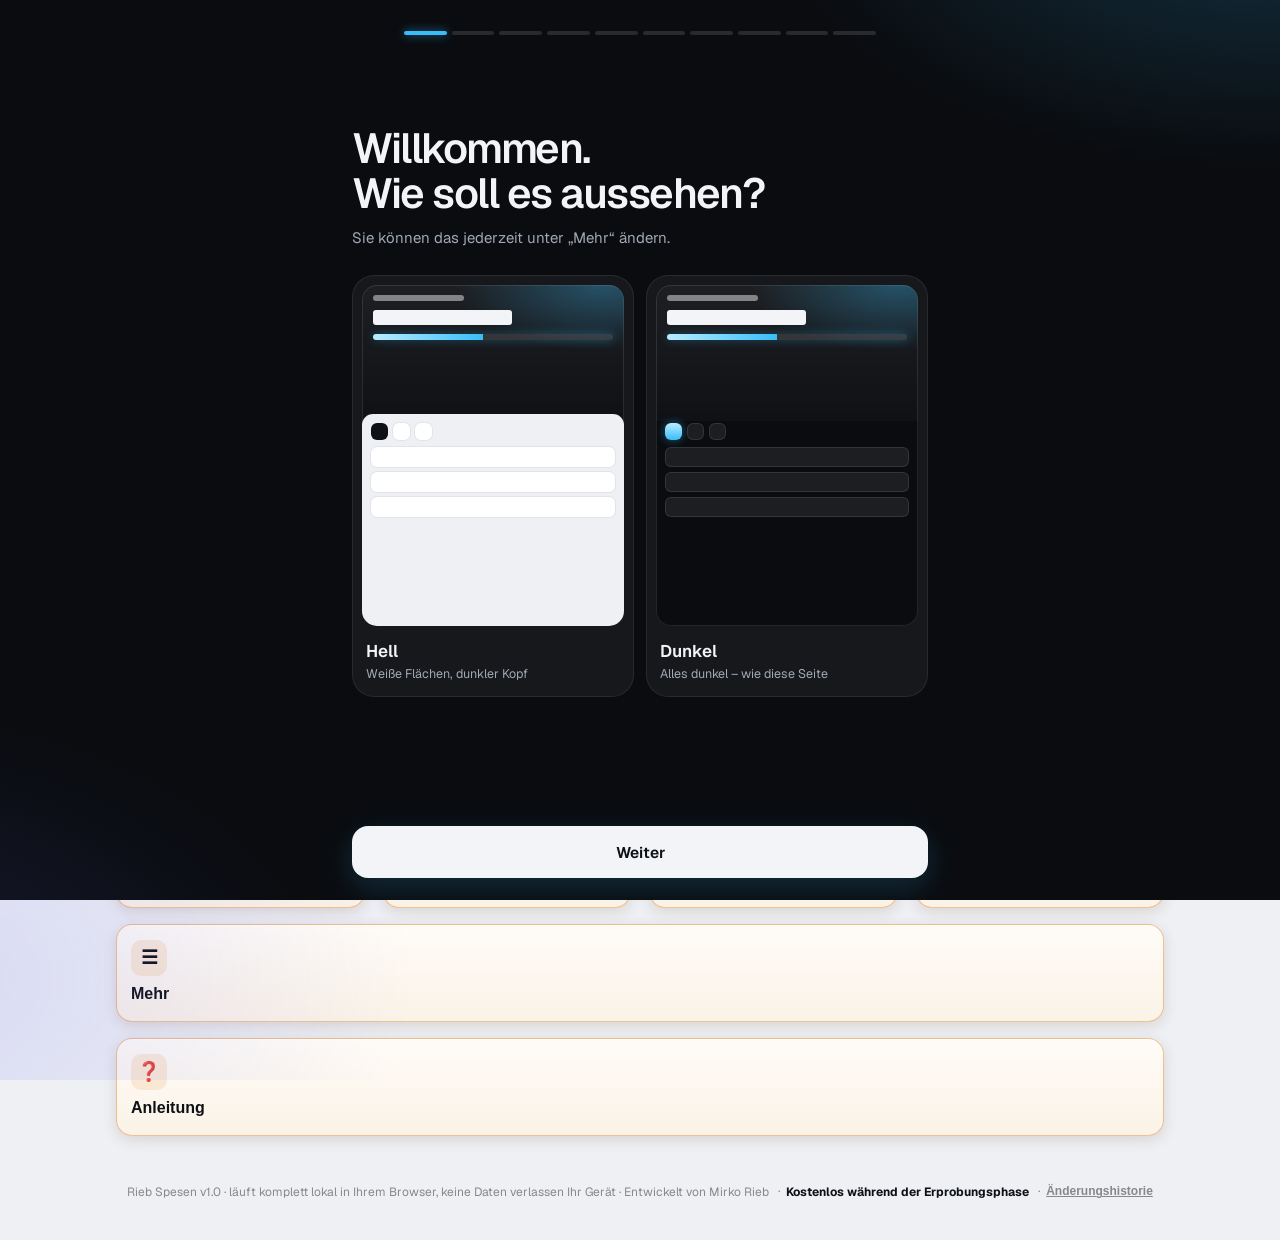
<file: app/index.html>
<!DOCTYPE html>
<html lang="de">
<head>
<meta charset="UTF-8">
<title>Rieb Spesen</title>
<meta name="viewport" content="width=device-width, initial-scale=1, viewport-fit=cover">

<!-- ===================================================================
     STILLGELEGT - diese Seite leitet nur noch weiter.

     Hier lag bis zum 13.08.2026 eine eigene Arbeitszeit-App fuers Handy.
     Gebaut wurde sie, weil das Spesenblatt am Handy unbrauchbar war:
     896 px breite Tabelle auf 393 px Display, jede Zeile musste seitlich
     geschoben werden.

     Dieser Grund ist entfallen. Das Tool selbst hat jetzt eine
     Kartenansicht fuer die App, und die Arbeitszeit steckt ohnehin als
     Panel darin. Zwei Ansichten derselben Zahlen nebeneinander zu
     pflegen waere nur eine Fehlerquelle gewesen.

     WARUM DIE DATEI TROTZDEM EXISTIERT - drei Gruende:

     1. Wer die App vor dem 13.08. zum Startbildschirm hinzugefuegt hat,
        traegt "/app/index.html" fest im Symbol. Das iPhone schreibt die
        Startadresse beim Hinzufuegen fest und aendert sie nie wieder.
        Ohne diese Datei liefe so ein Symbol ins Leere - eine Fehlerseite
        statt der Abrechnung, moeglicherweise mitten im Monat.

     2. Im selben Ordner liegt manifest.json. Das ist der
        Installations-Einstieg fuer Android. Der Ordner darf also ohnehin
        nicht verschwinden.

     3. Der Service Worker hat "/app/" im Zwischenspeicher. Eine
        weiterleitende Seite raeumt sich damit von selbst auf.

     Die alte Fassung ist ueber Git wiederherstellbar (Stand f04edd3).
     =================================================================== -->

<link rel="manifest" href="manifest.json">
<meta name="theme-color" content="#0A0C10">
<link rel="icon" type="image/png" href="../icons/icon-192.png">
<link rel="apple-touch-icon" href="../icons/apple-touch-icon.png">
<meta name="apple-mobile-web-app-capable" content="yes">
<meta name="apple-mobile-web-app-title" content="Rieb Spesen">

<!-- Weiterleitung auch ohne JavaScript, etwa wenn es abgeschaltet ist -->
<meta http-equiv="refresh" content="0; url=../index.html">
<link rel="canonical" href="../index.html">

<style>
  body {
    font-family: -apple-system, BlinkMacSystemFont, Helvetica, Arial, sans-serif;
    margin: 0; background: #0A0C10; color: #F2F4F7;
    display: flex; align-items: center; justify-content: center;
    min-height: 100vh; padding: 24px; text-align: center;
  }
  /* 08.10.2026: neutral ("Rieb Spesen") statt Hall-Logo und -Orange */
  .kasten {
    background: #171B23; border-radius: 24px; padding: 28px 24px;
    max-width: 380px; box-shadow: inset 0 0 0 1px rgba(255,255,255,.08);
  }
  img { height: 48px; width: 48px; margin-bottom: 14px; border-radius: 12px; }
  h1 { font-size: 1.05rem; margin: 0 0 10px; }
  p { font-size: 0.9rem; line-height: 1.5; color: #A0A8B4; margin: 0 0 16px; }
  a {
    display: inline-block; background: #F2F4F7; color: #0E1116; font-weight: 600;
    text-decoration: none; padding: 12px 20px; border-radius: 999px;
    font-size: 0.92rem;
  }
</style>
</head>
<body>
  <div class="kasten">
    <img src="../icons/favicon-180.png" alt="Rieb Spesen">
    <h1>Einen Moment …</h1>
    <!-- 07.10.2026: Hier stand "Die Arbeitszeit steckt jetzt direkt im
         Spesen-Rechner - als Knopf ⏱️ Arbeitszeit". Kollegen haben die
         Arbeitszeit nicht (Mirko: "entferne die bereiche wo das noch steht"). -->
    <p>
      Rieb Spesen öffnet sich – Sie werden weitergeleitet.
    </p>
    <a href="../index.html">Weiter zu Rieb Spesen</a>
  </div>

<script>
/* Sofort weiterleiten. "replace" statt "href", damit der Zurueck-Knopf
   nicht wieder auf dieser Zwischenseite landet und man in einer Schleife
   festhaengt. Ein vorhandener Anker (#arbeitszeit) wird mitgenommen,
   damit die Schnellzugriffe weiterhin das richtige Panel oeffnen. */
location.replace("../index.html" + (location.hash || ""));
</script>
</body>
</html>
</file>
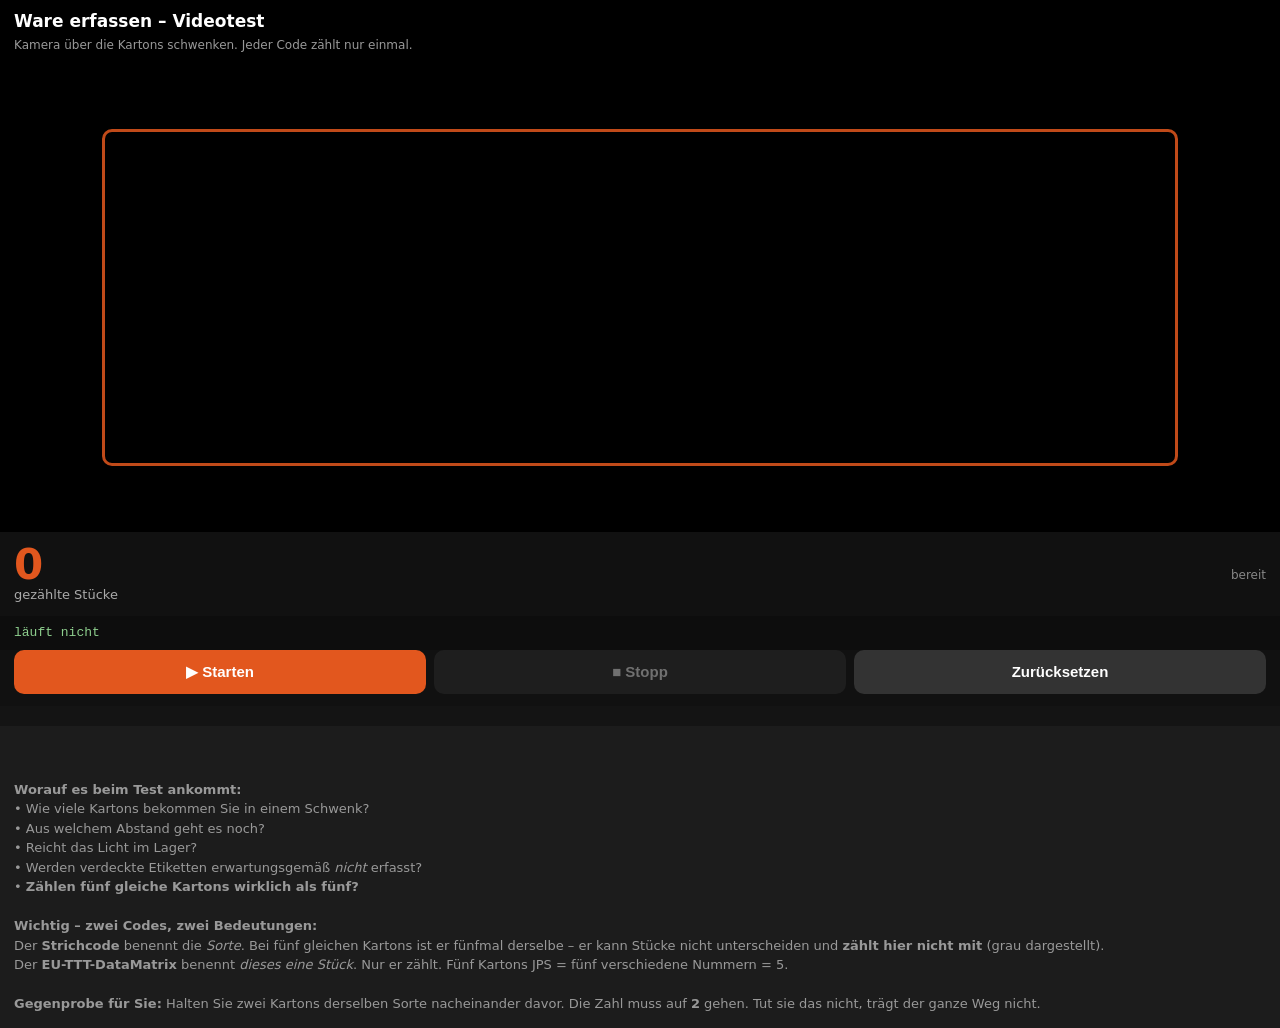
<file: videotest/index.html>
<!DOCTYPE html>
<html lang="de">
<head>
<meta charset="utf-8">
<meta name="viewport" content="width=device-width, initial-scale=1, viewport-fit=cover">
<title>Ware erfassen – Videotest</title>
<!--
  VIDEO-ERFASSUNG – TESTSEITE, 22.09.2026

  Mirko: "ich will ein video erfassungssystem".

  Kamera über die Ware schwenken, das System sammelt jeden Code ein, den
  es sieht. JEDER KARTON UND JEDE STANGE TRÄGT EINEN EU-TTT-CODE MIT
  EINMALIGER SERIENNUMMER (21) – derselbe Karton zweimal im Bild zählt
  deshalb nur einmal. Genau das Problem, an dem Filmen sonst scheitert.

  ⚠ DAS IST EIN TEST, KEINE FUNKTION DER APP. Nichts davon ist im
  Spesen-Rechner. Zweck: an echter Ware messen, ob Schwenken trägt –
  statt darüber zu reden.

  Gemessen wird: Wie viele Codes kommen bei einem Schwenk zusammen? Wie
  schnell? Bei welchem Abstand und Licht reißt es ab?
-->
<style>
  :root { --hall:#E2571E; --dunkel:#1c1c1c; }
  * { box-sizing:border-box; }
  body { margin:0; background:var(--dunkel); color:#fff;
         font:16px/1.4 -apple-system,system-ui,sans-serif; }
  header { padding:10px 14px; background:#000; }
  h1 { margin:0; font-size:17px; }
  header p { margin:3px 0 0; font-size:12px; color:#999; }
  #buehne { position:relative; background:#000; }
  video { width:100%; display:block; max-height:52vh; object-fit:cover; }
  #zielrahmen { position:absolute; inset:14% 8%; border:3px solid var(--hall);
                border-radius:10px; pointer-events:none; opacity:.85; }
  #zaehler { display:flex; gap:10px; padding:12px 14px; background:#111;
             align-items:baseline; }
  #summe { font-size:42px; font-weight:800; color:var(--hall); line-height:1; }
  #summeLabel { font-size:13px; color:#aaa; }
  #status { margin-left:auto; font-size:12px; color:#888; text-align:right; }
  .knopfreihe { display:flex; gap:8px; padding:0 14px 12px; background:#111; }
  button { flex:1; padding:13px 8px; font-size:15px; font-weight:600;
           border:0; border-radius:10px; background:#333; color:#fff; }
  button.start { background:var(--hall); }
  button:disabled { opacity:.4; }
  #liste { padding:0 14px 40px; }
  .code { display:flex; gap:10px; padding:9px 0; border-bottom:1px solid #2a2a2a;
          font-size:13px; align-items:baseline; }
  .code .nr { color:#666; min-width:26px; }
  .code .wert { font-family:ui-monospace,Menlo,monospace; word-break:break-all;
                flex:1; }
  .code .art { font-size:11px; padding:2px 6px; border-radius:5px;
               background:#2a2a2a; color:#bbb; white-space:nowrap; }
  .neu { animation:auf .5s; }
  .nurSorte { opacity:.45; }
  .nurSorte .art { background:#3a2a2a; color:#c88; }
  @keyframes auf { from { background:#4a2a12; } to { background:transparent; } }
  #tempo { padding:8px 14px; background:#0d0d0d; color:#8ecf8e;
           font-size:13px; font-family:ui-monospace,Menlo,monospace; }
  #nachSorte { padding:10px 14px; font-size:13px; color:#ddd;
               background:#141414; line-height:1.9; }
  #nachSorte .sz { display:block; font-family:ui-monospace,Menlo,monospace;
                   font-size:12px; color:#bbb; }
  #nachSorte .sz b { color:var(--hall); font-size:14px; }
  #hinweis { padding:14px; font-size:13px; color:#999; line-height:1.5; }
</style>
</head>
<body>

<header>
  <h1>Ware erfassen – Videotest</h1>
  <p>Kamera über die Kartons schwenken. Jeder Code zählt nur einmal.</p>
</header>

<div id="buehne">
  <video id="video" playsinline muted></video>
  <div id="zielrahmen"></div>
</div>

<div id="zaehler">
  <div>
    <div id="summe">0</div>
    <div id="summeLabel">gezählte Stücke</div>
  </div>
  <div id="status">bereit</div>
</div>

<!-- Tempo: ohne das weiss man zwar, OB gelesen wird, aber nicht ob es
     schnell genug ist. Genau darum geht es beim Test (Mirko: "es soll
     simple sein ... da geht jedes haendische zaehlen schneller"). -->
<div id="tempo">läuft nicht</div>

<div class="knopfreihe">
  <button id="startKnopf" class="start">▶ Starten</button>
  <button id="stopKnopf" disabled>■ Stopp</button>
  <button id="leerenKnopf">Zurücksetzen</button>
</div>

<div id="nachSorte"></div>

<div id="liste"></div>

<div id="hinweis">
  <b>Worauf es beim Test ankommt:</b><br>
  • Wie viele Kartons bekommen Sie in einem Schwenk?<br>
  • Aus welchem Abstand geht es noch?<br>
  • Reicht das Licht im Lager?<br>
  • Werden verdeckte Etiketten erwartungsgemäß <i>nicht</i> erfasst?<br>
  • <b>Zählen fünf gleiche Kartons wirklich als fünf?</b><br><br>
  <b>Wichtig – zwei Codes, zwei Bedeutungen:</b><br>
  Der <b>Strichcode</b> benennt die <i>Sorte</i>. Bei fünf gleichen
  Kartons ist er fünfmal derselbe – er kann Stücke nicht unterscheiden
  und <b>zählt hier nicht mit</b> (grau dargestellt).<br>
  Der <b>EU-TTT-DataMatrix</b> benennt <i>dieses eine Stück</i>. Nur er
  zählt. Fünf Kartons JPS = fünf verschiedene Nummern = 5.<br><br>
  <b>Gegenprobe für Sie:</b> Halten Sie zwei Kartons derselben Sorte
  nacheinander davor. Die Zahl muss auf <b>2</b> gehen. Tut sie das
  nicht, trägt der ganze Weg nicht.
</div>

<script src="zxing.js"></script>
<script>
/* ⛔ KORRIGIERT am 22.09.2026 - Mirko hat den Denkfehler gefunden:
   "hab ich 5 kartons von der selben sorte ist es 5 mal der selbe, also
   5 mal mit 30 stangen jps, sind 150 stangen und nicht nur 30."

   Die erste Fassung hat JEDEN gelesenen Code entdoppelt. Bei fünf
   gleichen Kartons steht auf allen fünf DERSELBE EAN-Strichcode -
   vier davon wären verschluckt worden. 120 Stangen zu wenig, und es
   wäre erst bei der Abrechnung aufgefallen.

   ZWEI CODES, ZWEI BEDEUTUNGEN:
     EAN-Strichcode  4030500030173      benennt die SORTE
                                        → bei 5 Kartons 5x derselbe
                                        → taugt NICHT zum Zählen
     EU-TTT DataMatrix (21)3291370...   benennt DIESES EINE STÜCK
                                        → bei 5 Kartons 5x verschieden
                                        → NUR DAS zählt

   Gezählt wird deshalb ausschliesslich der DataMatrix. Der Strichcode
   wird angezeigt, aber nicht mitgezählt. */
const gesehen = new Set();      // nur einmalige Stück-Codes
const sorten  = new Set();      // Strichcodes, nur zur Anzeige
const jeSorte = new Map();      // Artikelnummer -> wie viele Stuecke
let leser = null, laeuft = false;
let startZeit = 0, tempoUhr = null;

function sortenZeigen() {
  const el = document.getElementById("nachSorte");
  if (!jeSorte.size) { el.innerHTML = ""; return; }
  const zeilen = [...jeSorte.entries()].sort((a, b) => b[1] - a[1]);
  el.innerHTML = "<b>Nach Sorte (Artikelnummer):</b><br>" + zeilen
    .map(([a, n]) => '<span class="sz"><b>' + n + '×</b> ' + a + "</span>")
    .join("");
}

function tempoZeigen() {
  const el = document.getElementById("tempo");
  if (!laeuft || !startZeit) { el.textContent = "läuft nicht"; return; }
  const sek = Math.round((Date.now() - startZeit) / 1000);
  const proMin = sek > 0 ? Math.round(gesehen.size / sek * 60) : 0;
  el.textContent = gesehen.size + " Stück in " + sek + " s"
    + (gesehen.size ? "   ·   " + proMin + " pro Minute" : "");
}

const elVideo  = document.getElementById("video");
const elSumme  = document.getElementById("summe");
const elListe  = document.getElementById("liste");
const elStatus = document.getElementById("status");

/* Grob einordnen, WAS gelesen wurde - ohne Tabelle, nur aus der Form
   des Codes. Reine Anzeige, keine Rechnung haengt daran. */
function artErkennen(text, format) {
  if (/^\(01\)|^01\d{14}/.test(text) || text.length > 30) return "EU-TTT";
  if (format && /DATA_MATRIX/.test(format)) return "DataMatrix";
  if (/^\d{13}$/.test(text)) return "EAN-13";
  if (/^\d{14}$/.test(text)) return "Karton-GTIN";
  return format || "Code";
}

/* Die Artikelnummer (GS1-Feld 01) aus dem Code ziehen. Sie benennt die
   SORTE - alle Kartons einer Sorte tragen dieselbe, jede Stange derselben
   Sorte ebenfalls. Damit laesst sich gruppieren, ohne irgendeine Liste.
   ⚠ Sie sagt NICHT, ob es ein Karton oder eine Stange ist - Karton und
   Stange haben verschiedene Nummern, aber nichts daran verraet welche
   welche ist. Genau das bleibt offen (Mirko, 22.09.2026). */
function sorteAus(text) {
  let m = text.match(/\(01\)\s*(\d{14})/);
  if (m) return m[1];
  m = text.match(/^01(\d{14})/);
  if (m) return m[1];
  if (/^\d{13,14}$/.test(text)) return text.padStart(14, "0");
  return "ohne Artikelnummer";
}

/* Traegt der Code eine Seriennummer? Nur dann benennt er EIN STÜCK.
   GS1-Feld (21) = Serial. Ohne das ist es nur die Sorte. */
function istEinzelstueck(text, format) {
  if (/DATA_MATRIX|QR_CODE/.test(format || "")) return true;
  if (/\(21\)/.test(text)) return true;
  if (/^01\d{14}21/.test(text)) return true;   // GS1 ohne Klammern
  return false;
}

function eintragen(text, format) {
  const einzeln = istEinzelstueck(text, format);

  if (einzeln) {
    if (gesehen.has(text)) return;        // dasselbe Stück - richtig übersprungen
    gesehen.add(text);
    elSumme.textContent = gesehen.size;
    const sorte = sorteAus(text);
    jeSorte.set(sorte, (jeSorte.get(sorte) || 0) + 1);
    sortenZeigen();
    if (navigator.vibrate) navigator.vibrate(40);
  } else {
    /* Strichcode: zeigt die Sorte, zählt aber NICHT. Bei fünf gleichen
       Kartons ist er fünfmal derselbe - er kann Stücke nicht
       unterscheiden. */
    if (sorten.has(text)) return;
    sorten.add(text);
  }

  const zeile = document.createElement("div");
  zeile.className = "code neu" + (einzeln ? "" : " nurSorte");
  zeile.innerHTML =
    '<span class="nr">' + (einzeln ? gesehen.size : "–") + '</span>'
    + '<span class="wert"></span>'
    + '<span class="art"></span>';
  zeile.querySelector(".wert").textContent = text;
  zeile.querySelector(".art").textContent =
    einzeln ? "STÜCK ✓" : "nur Sorte – zählt nicht";
  elListe.prepend(zeile);
}

async function starten() {
  const st = document.getElementById("status");
  st.textContent = "Kamera wird geöffnet …";

  /* ⛔ KORRIGIERT 22.09.2026. Die erste Fassung fragte ERST die
     Kameraliste ab (listVideoInputDevices) und oeffnete DANN die Kamera.
     Auf dem iPhone gibt Safari die Liste aber erst heraus, NACHDEM die
     Erlaubnis erteilt wurde - die Liste blieb leer, der Start scheiterte,
     und meine Fehlermeldung schob es faelschlich auf die Verbindung.
     (Mirko: "die kamera braucht eine sichere verbindung" - die Verbindung
     war die ganze Zeit sicher, https ist erzwungen.)

     Jetzt wird die Kamera direkt ueber facingMode angefordert. Das
     fragt die Erlaubnis ab UND waehlt die Rueckkamera, ohne vorher
     irgendetwas aufzaehlen zu muessen. */

  if (!window.isSecureContext) {
    alert("Diese Seite läuft nicht über eine gesicherte Verbindung.\n\n"
        + "Adresse: " + location.origin + "\n\n"
        + "Bitte mit https:// öffnen.");
    st.textContent = "unsichere Verbindung";
    return;
  }
  if (!navigator.mediaDevices || !navigator.mediaDevices.getUserMedia) {
    alert("Dieser Browser bietet keinen Kamerazugriff an.");
    st.textContent = "kein Kamerazugriff";
    return;
  }

  try {
    const ZX = ZXing;
    const hints = new Map();
    hints.set(ZX.DecodeHintType.POSSIBLE_FORMATS, [
      ZX.BarcodeFormat.EAN_13, ZX.BarcodeFormat.EAN_8,
      ZX.BarcodeFormat.CODE_128, ZX.BarcodeFormat.ITF,
      ZX.BarcodeFormat.DATA_MATRIX, ZX.BarcodeFormat.QR_CODE,
    ]);
    hints.set(ZX.DecodeHintType.TRY_HARDER, true);
    leser = new ZX.BrowserMultiFormatReader(hints, 200);

    /* Rueckkamera, moeglichst hohe Aufloesung - der DataMatrix ist klein. */
    await leser.decodeFromConstraints(
      { video: { facingMode: { ideal: "environment" },
                 width: { ideal: 1920 }, height: { ideal: 1080 } } },
      elVideo,
      (ergebnis) => {
        if (ergebnis) {
          eintragen(ergebnis.getText(), String(ergebnis.getBarcodeFormat()));
          st.textContent = "läuft – zuletzt " + new Date().toLocaleTimeString("de-DE");
        }
      });

    laeuft = true;
    startZeit = Date.now();
    tempoUhr = setInterval(tempoZeigen, 500);
    document.getElementById("startKnopf").disabled = true;
    document.getElementById("stopKnopf").disabled = false;
    st.textContent = "läuft – langsam schwenken";
  } catch (e) {
    /* ⛔ DEN ECHTEN FEHLER ZEIGEN, nicht raten. Die erste Fassung
       behauptete immer "braucht eine gesicherte Verbindung" - auch wenn
       es die Erlaubnis war. Eine Meldung, die den falschen Grund nennt,
       schickt in die falsche Richtung. */
    const name = (e && e.name) || "Fehler";
    let klartext;
    if (name === "NotAllowedError")
      klartext = "Die Kamera wurde abgelehnt.\n\nIn den Browser-Einstellungen "
               + "für diese Seite den Kamerazugriff erlauben und neu laden.";
    else if (name === "NotFoundError")
      klartext = "Keine Kamera gefunden.";
    else if (name === "NotReadableError")
      klartext = "Die Kamera wird bereits von einer anderen App benutzt.";
    else
      klartext = "Unerwarteter Fehler.";

    alert(klartext + "\n\n— technisch —\n" + name + ": "
        + ((e && e.message) || e)
        + "\nVerbindung sicher: " + window.isSecureContext
        + "\nAdresse: " + location.origin);
    st.textContent = name;
  }
}

function stoppen() {
  if (leser) { leser.reset(); leser = null; }
  if (tempoUhr) { clearInterval(tempoUhr); tempoUhr = null; }
  const sek = startZeit ? Math.round((Date.now() - startZeit) / 1000) : 0;
  document.getElementById("tempo").textContent =
    "ERGEBNIS: " + gesehen.size + " Stück in " + sek + " s"
    + (sek ? "   ·   " + Math.round(gesehen.size / sek * 60) + " pro Minute" : "");
  laeuft = false;
  document.getElementById("startKnopf").disabled = false;
  document.getElementById("stopKnopf").disabled = true;
  elStatus.textContent = "angehalten – " + gesehen.size + " Codes";
}

document.getElementById("startKnopf").onclick = starten;
document.getElementById("stopKnopf").onclick = stoppen;
document.getElementById("leerenKnopf").onclick = () => {
  gesehen.clear();
  sorten.clear();
  jeSorte.clear();
  sortenZeigen();
  startZeit = laeuft ? Date.now() : 0;
  elSumme.textContent = "0";
  elListe.innerHTML = "";
  elStatus.textContent = laeuft ? "läuft – zurückgesetzt" : "bereit";
};
</script>
</body>
</html>
</file>
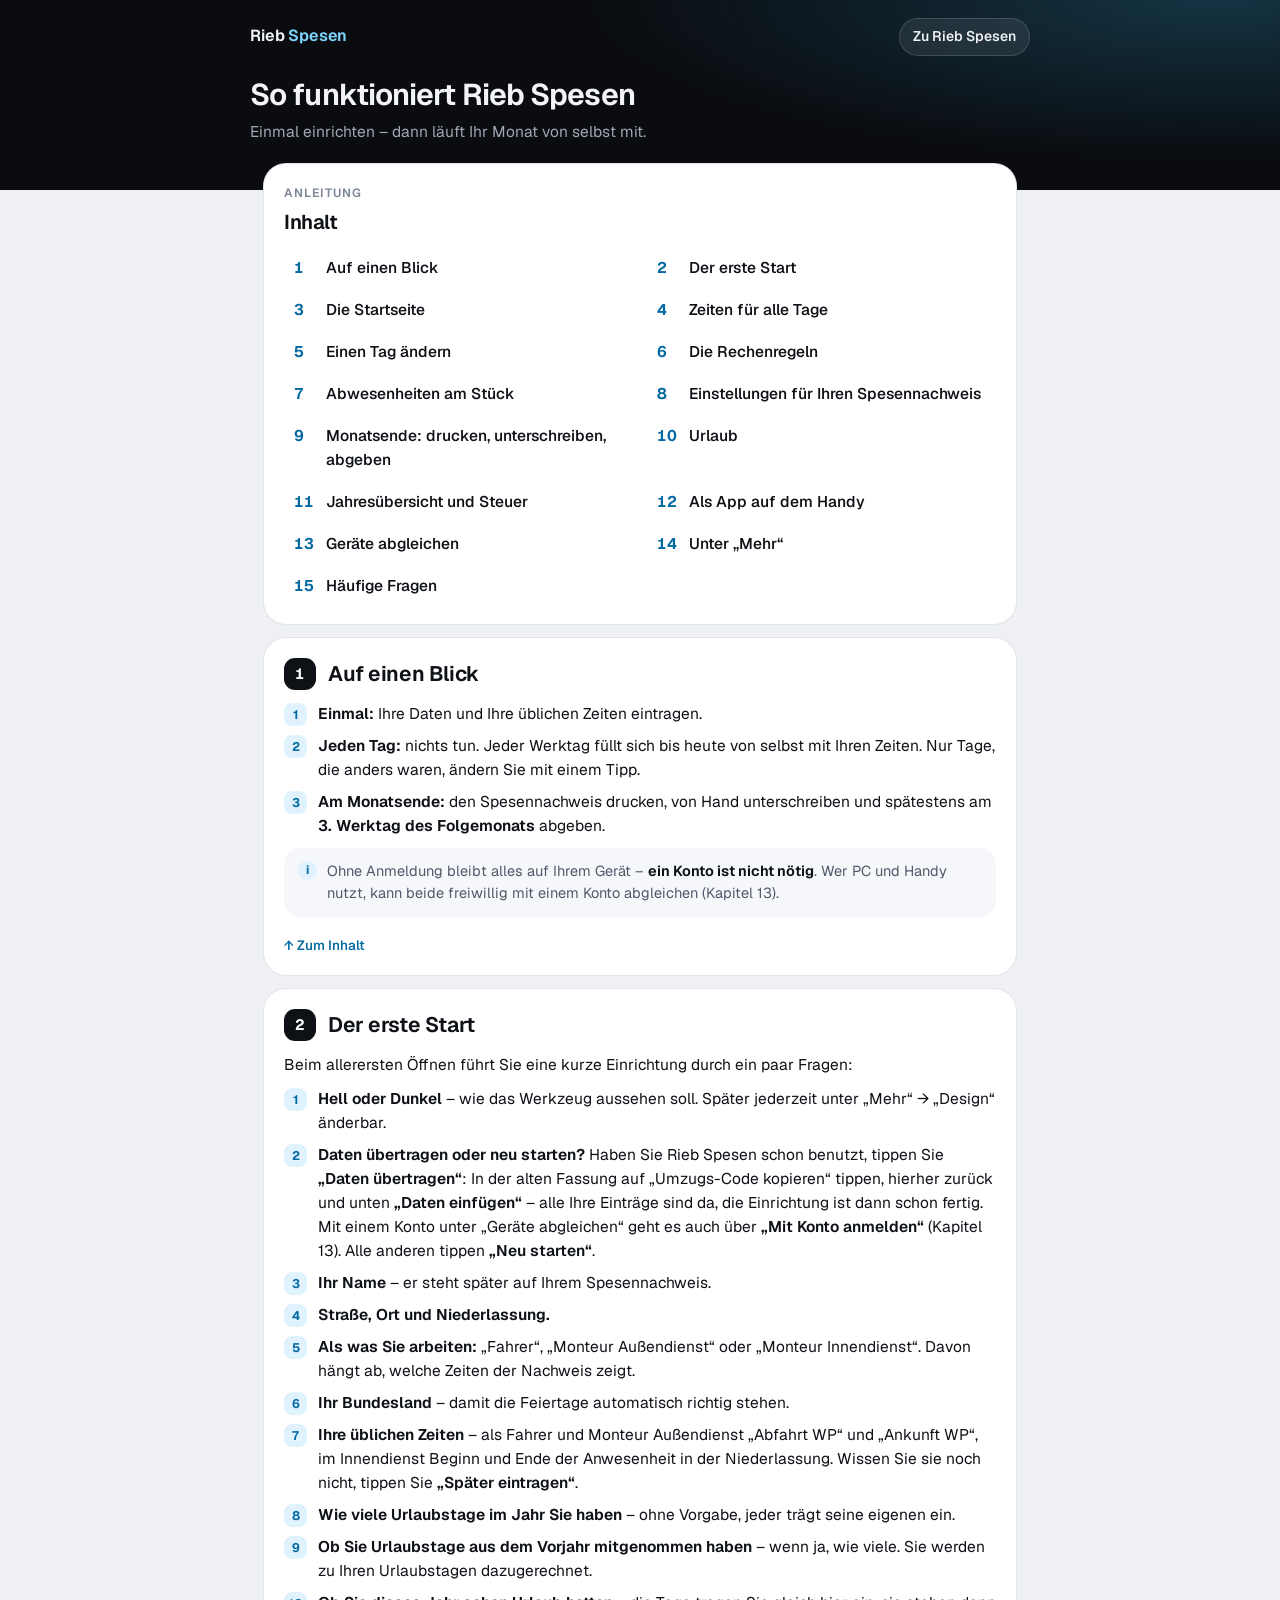
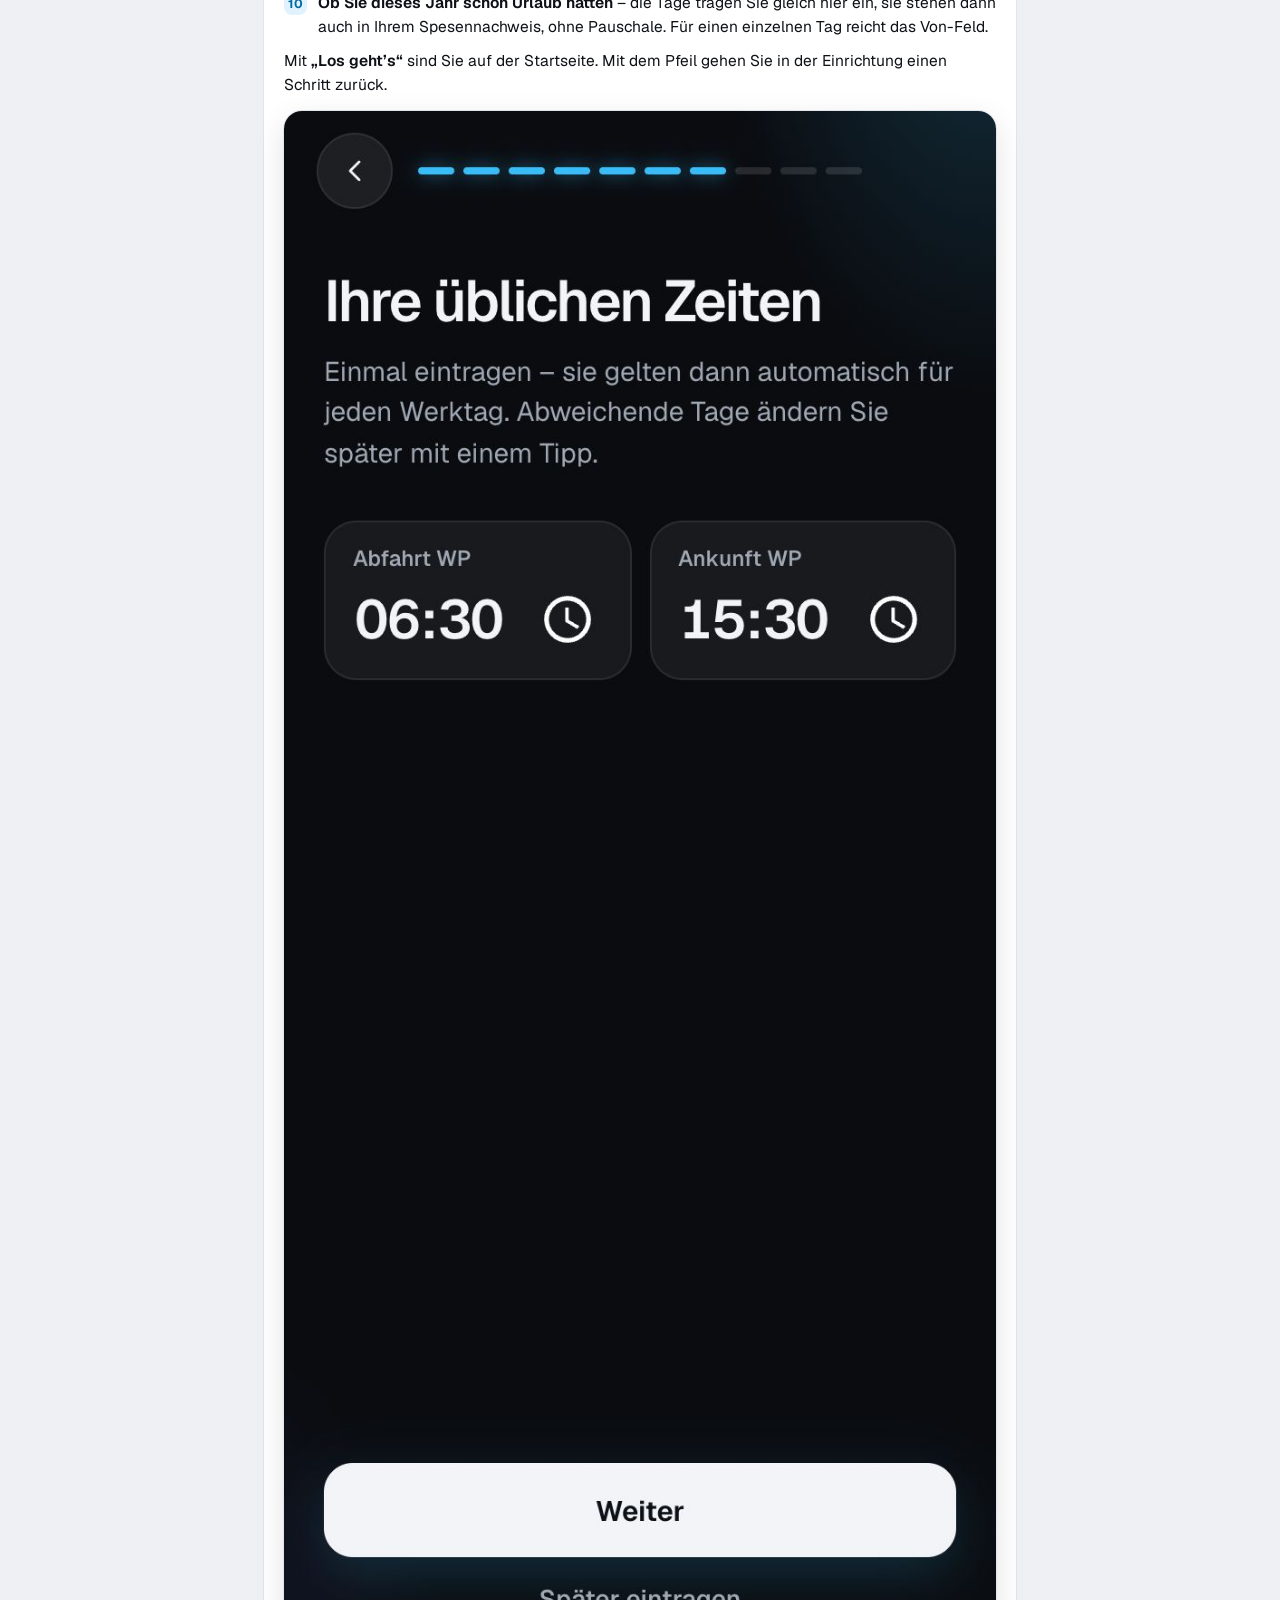
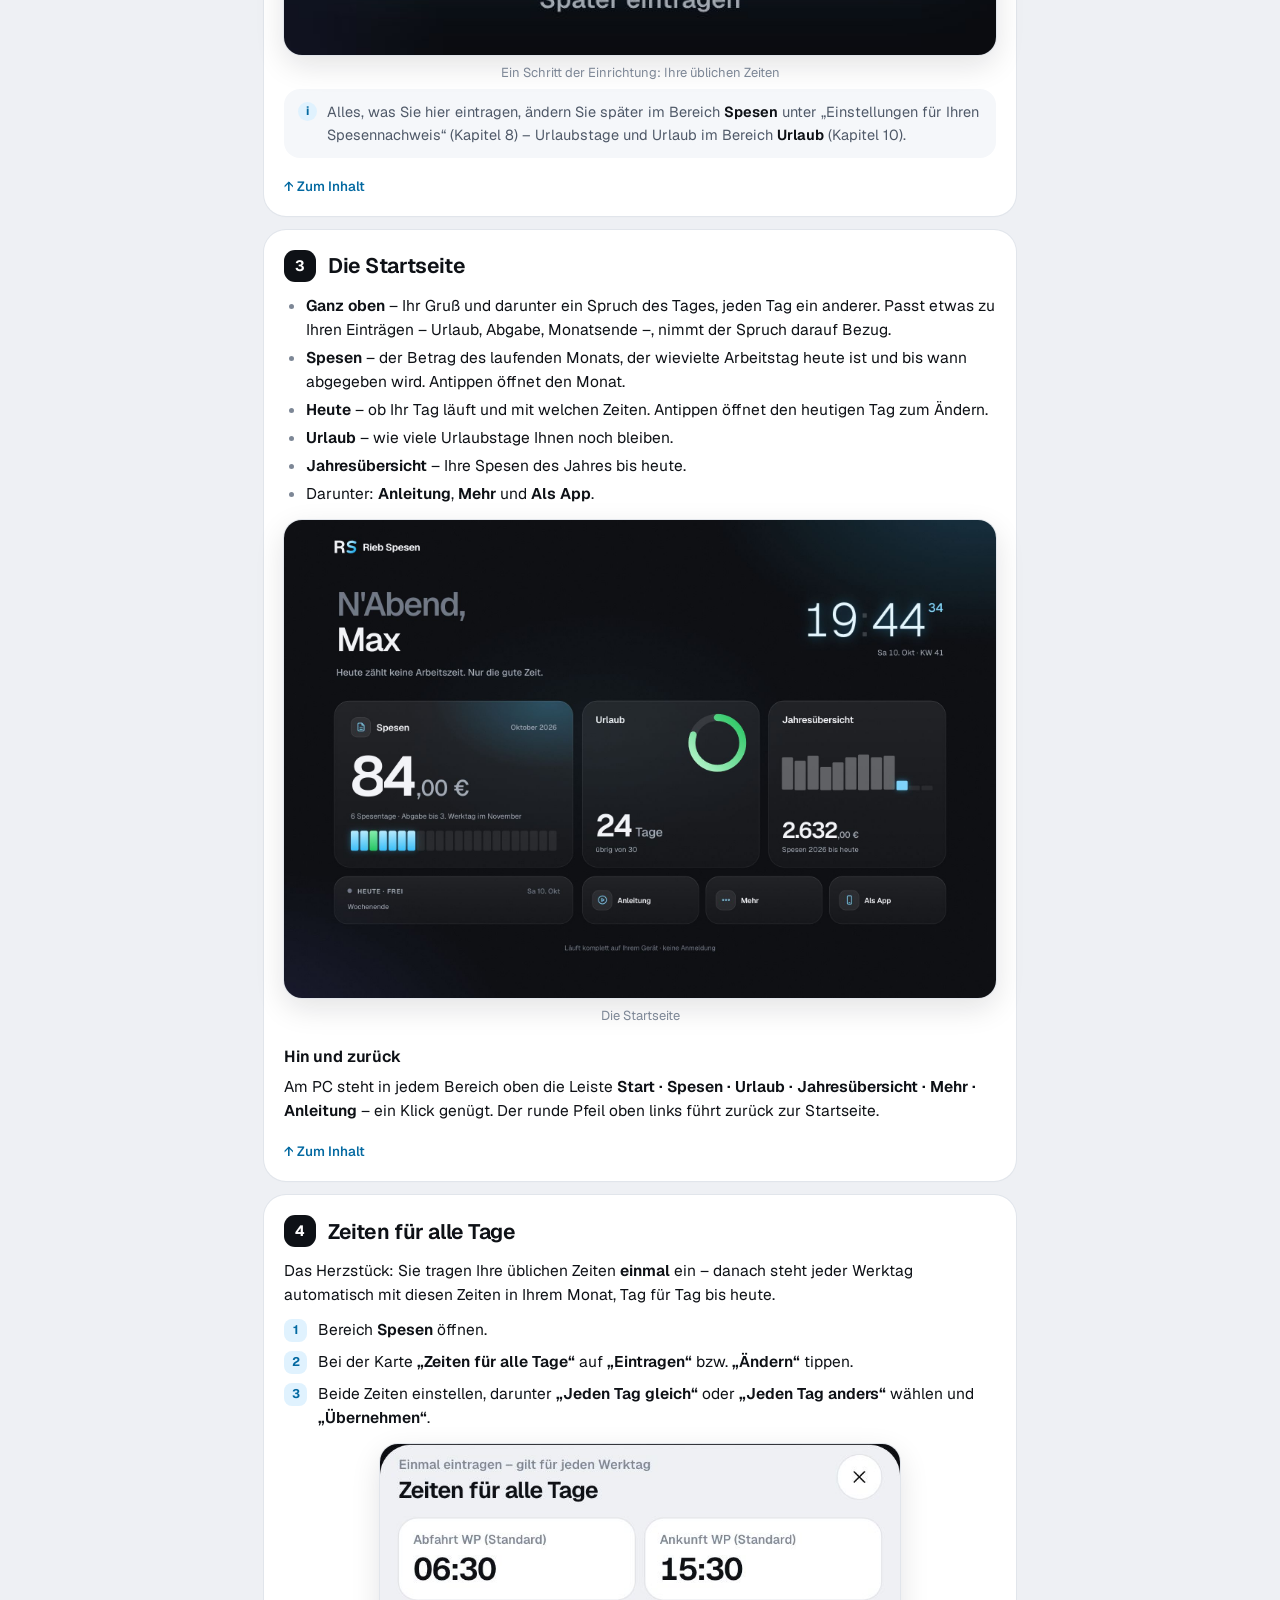
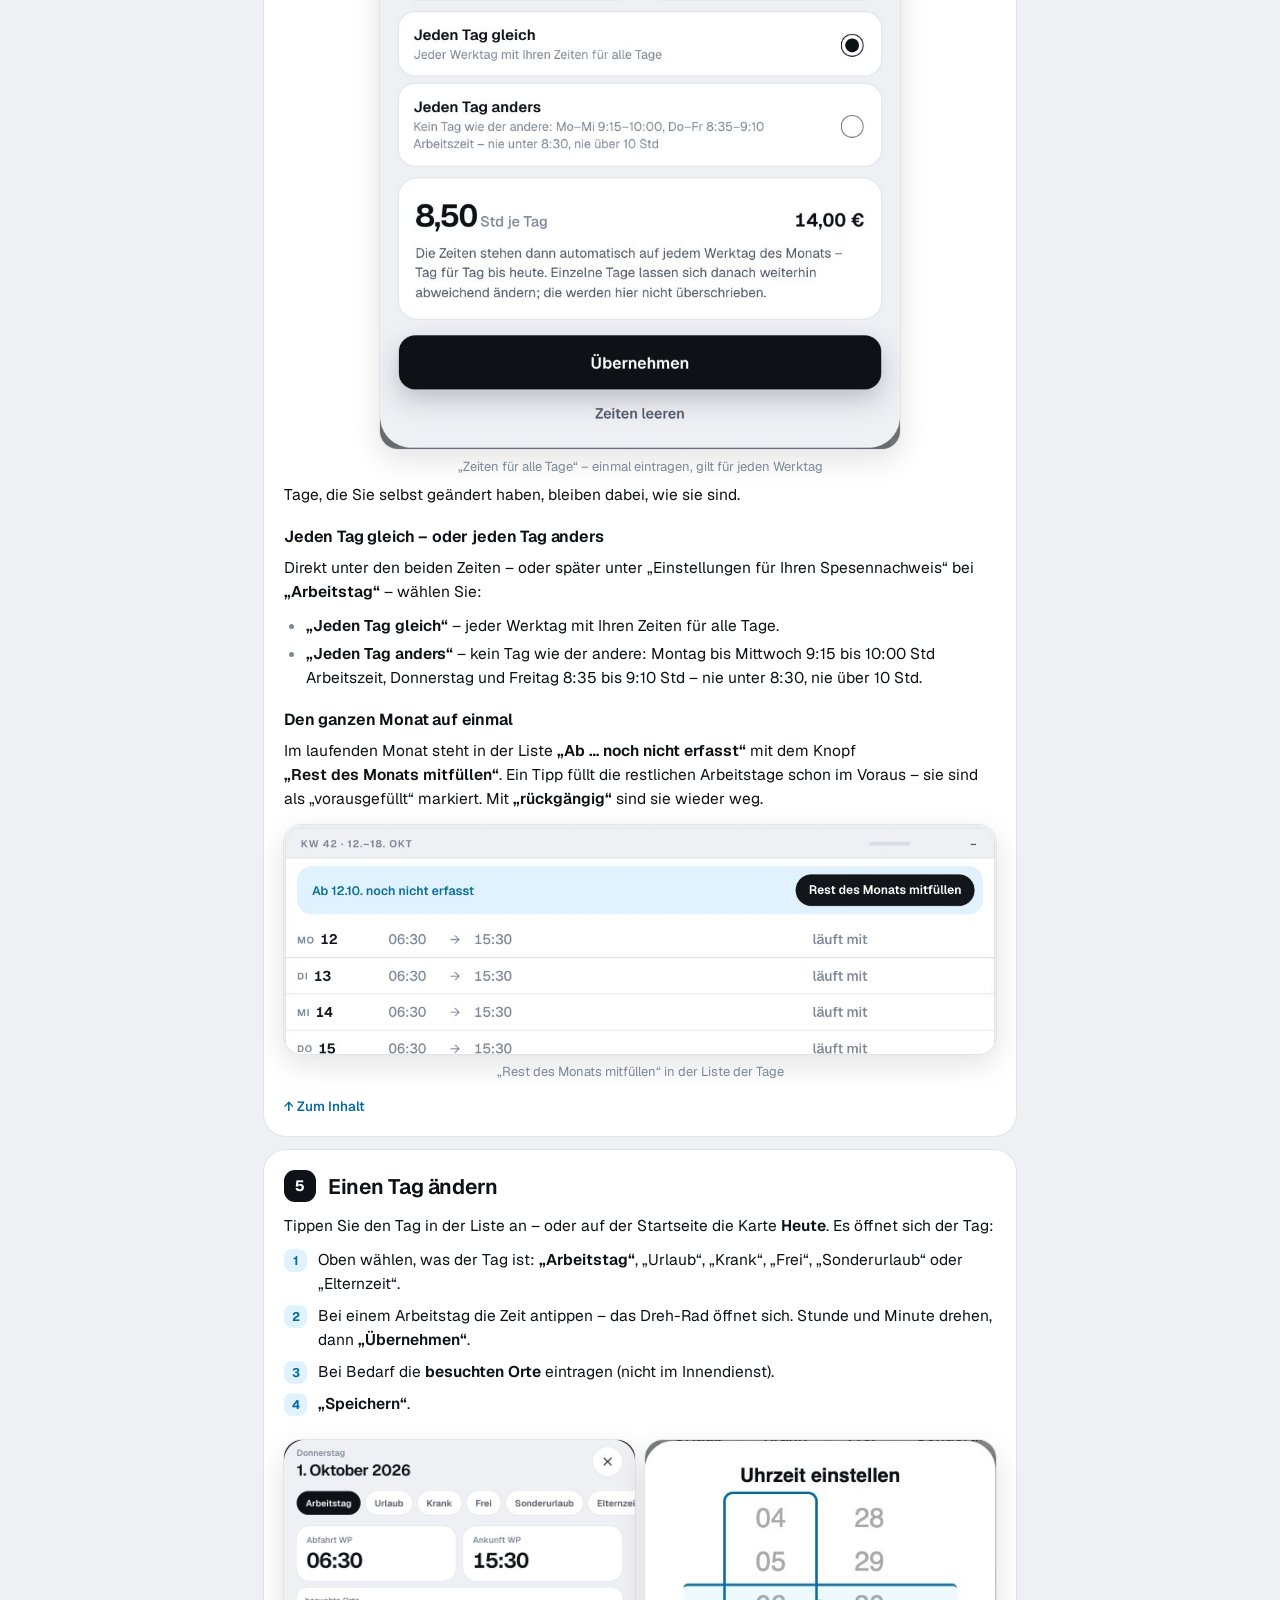
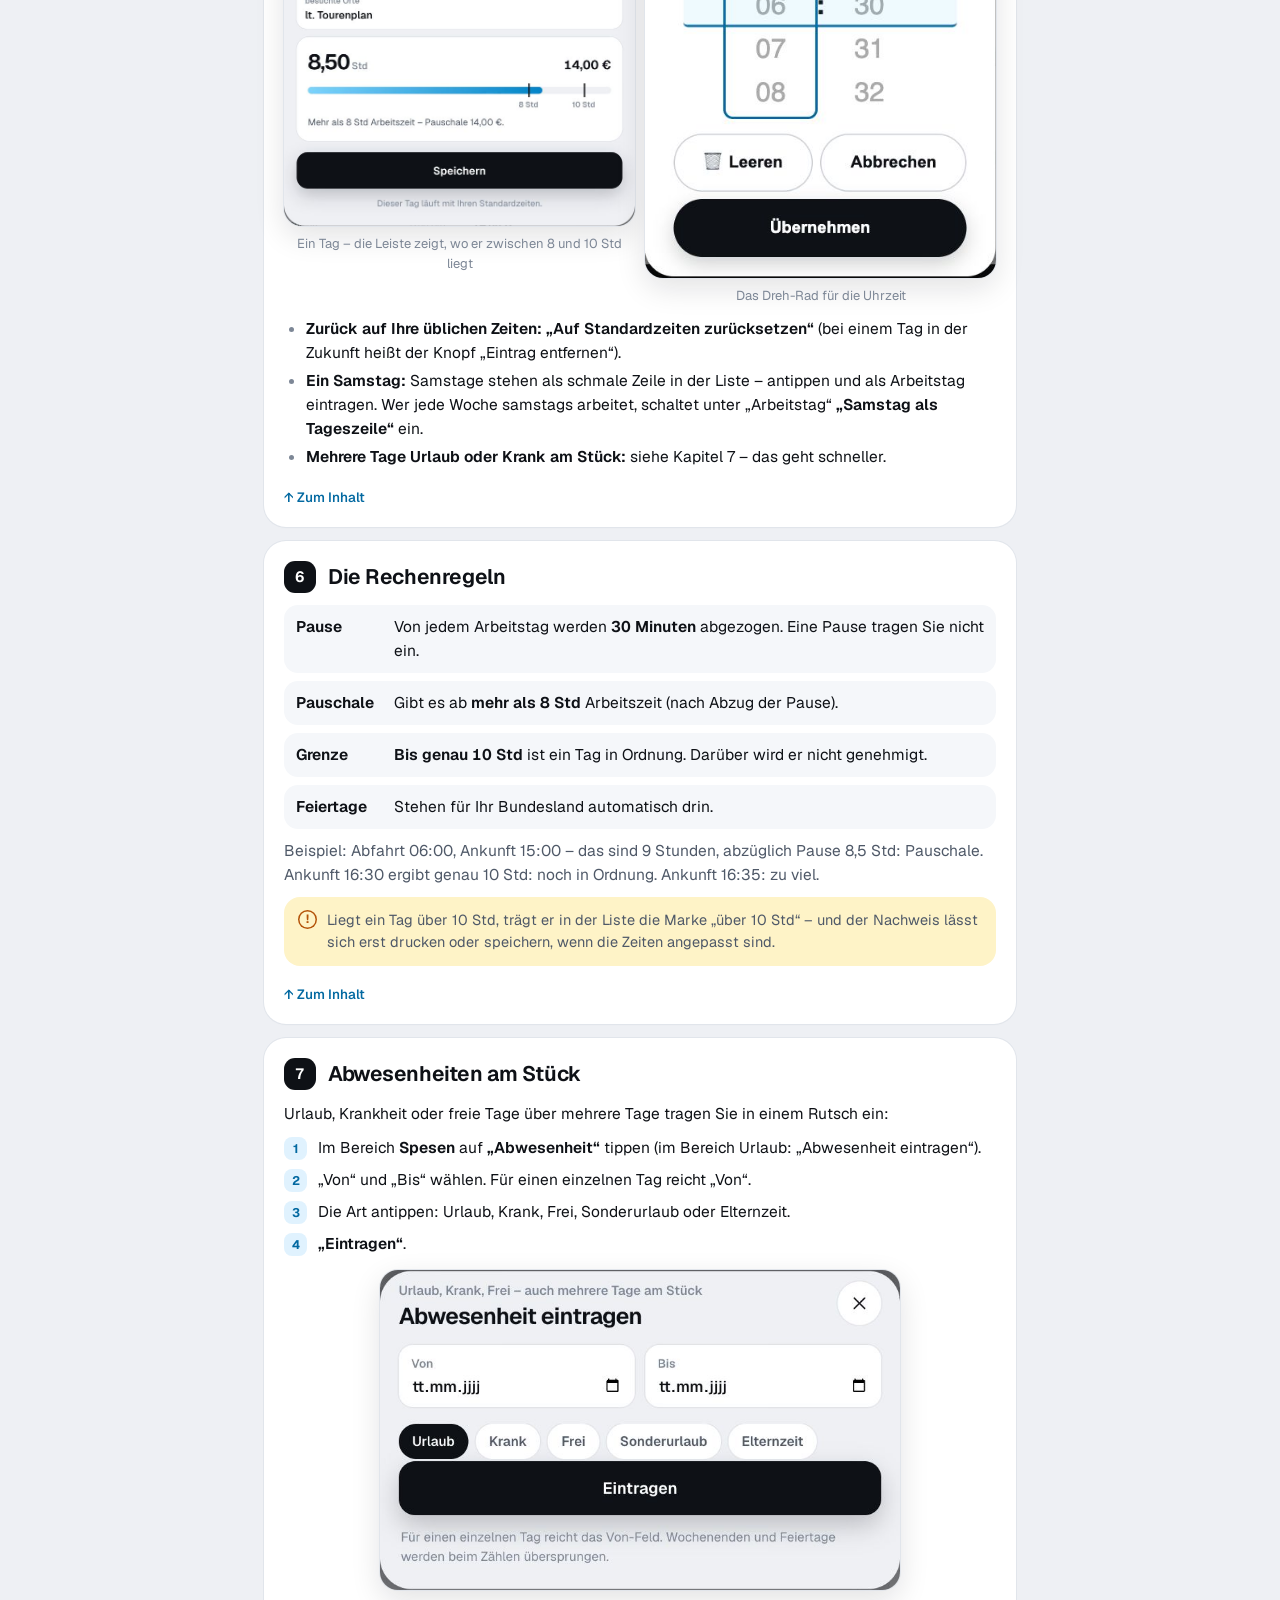
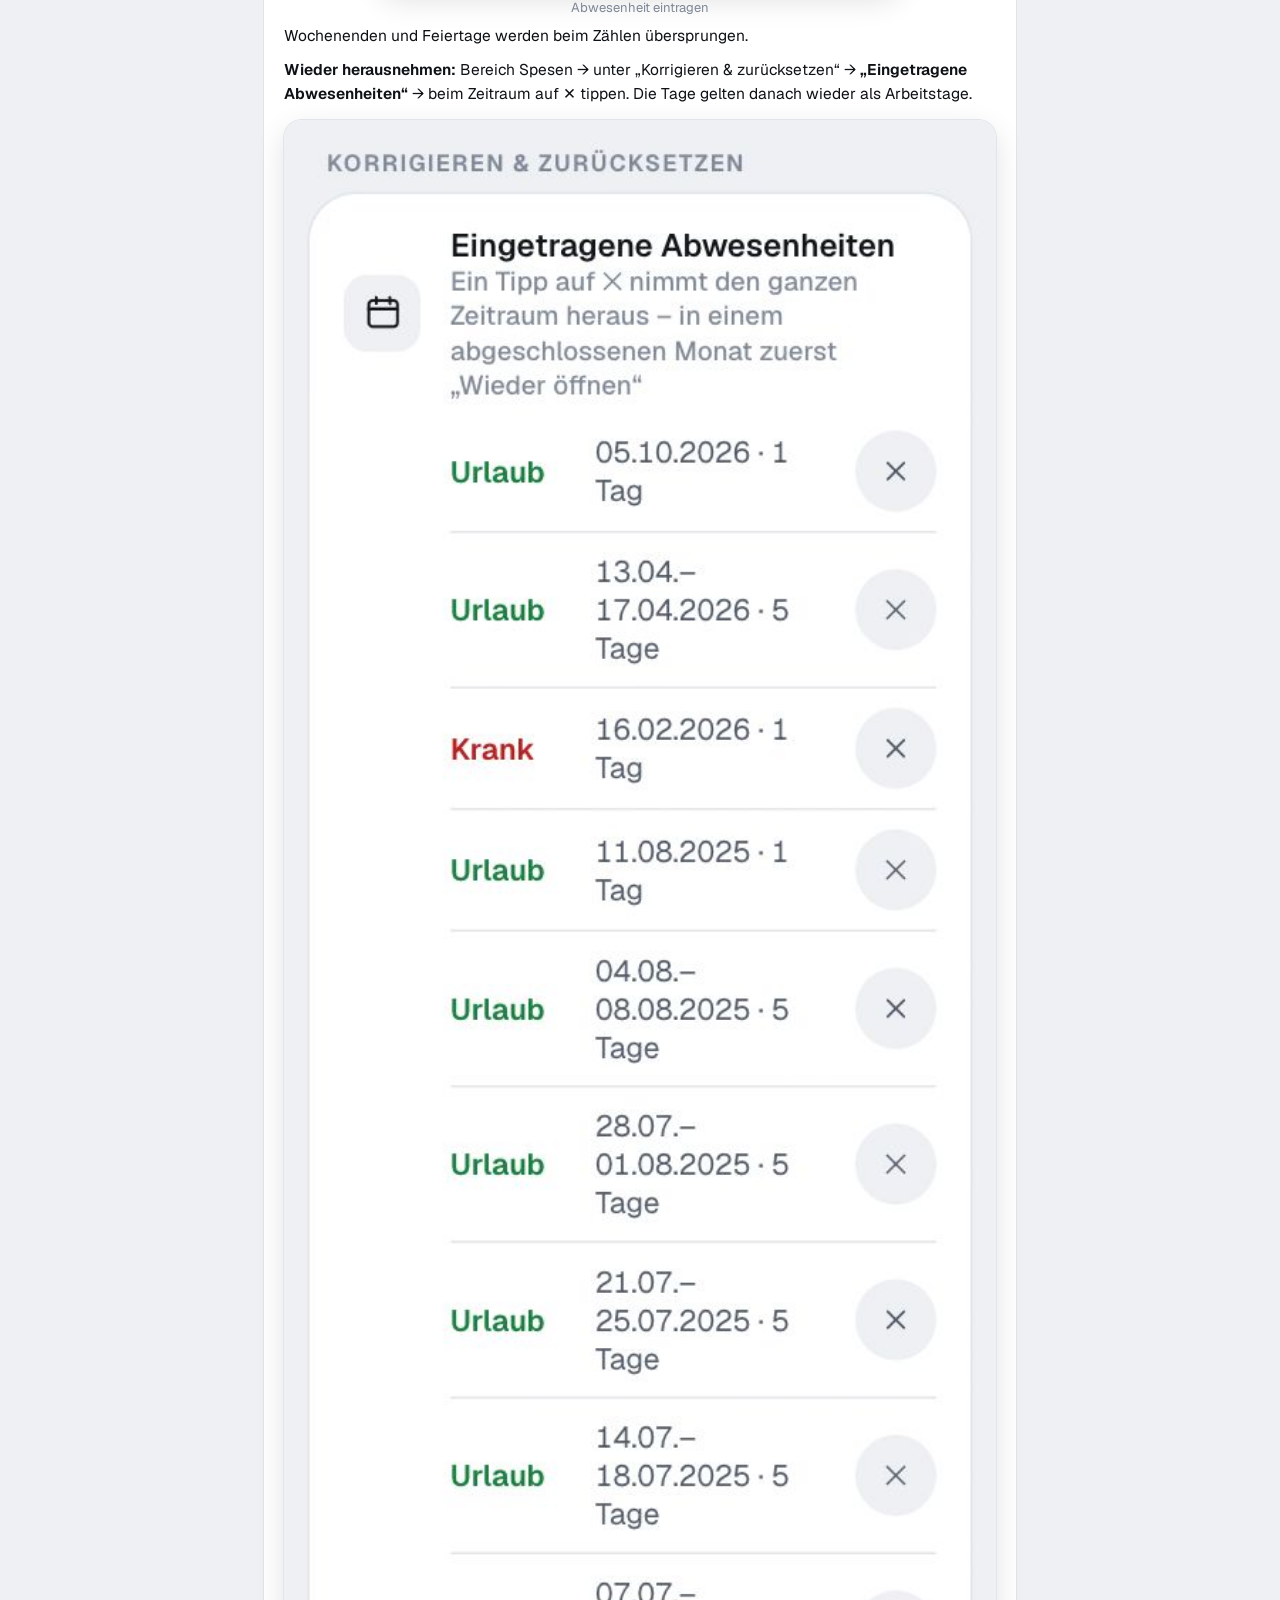
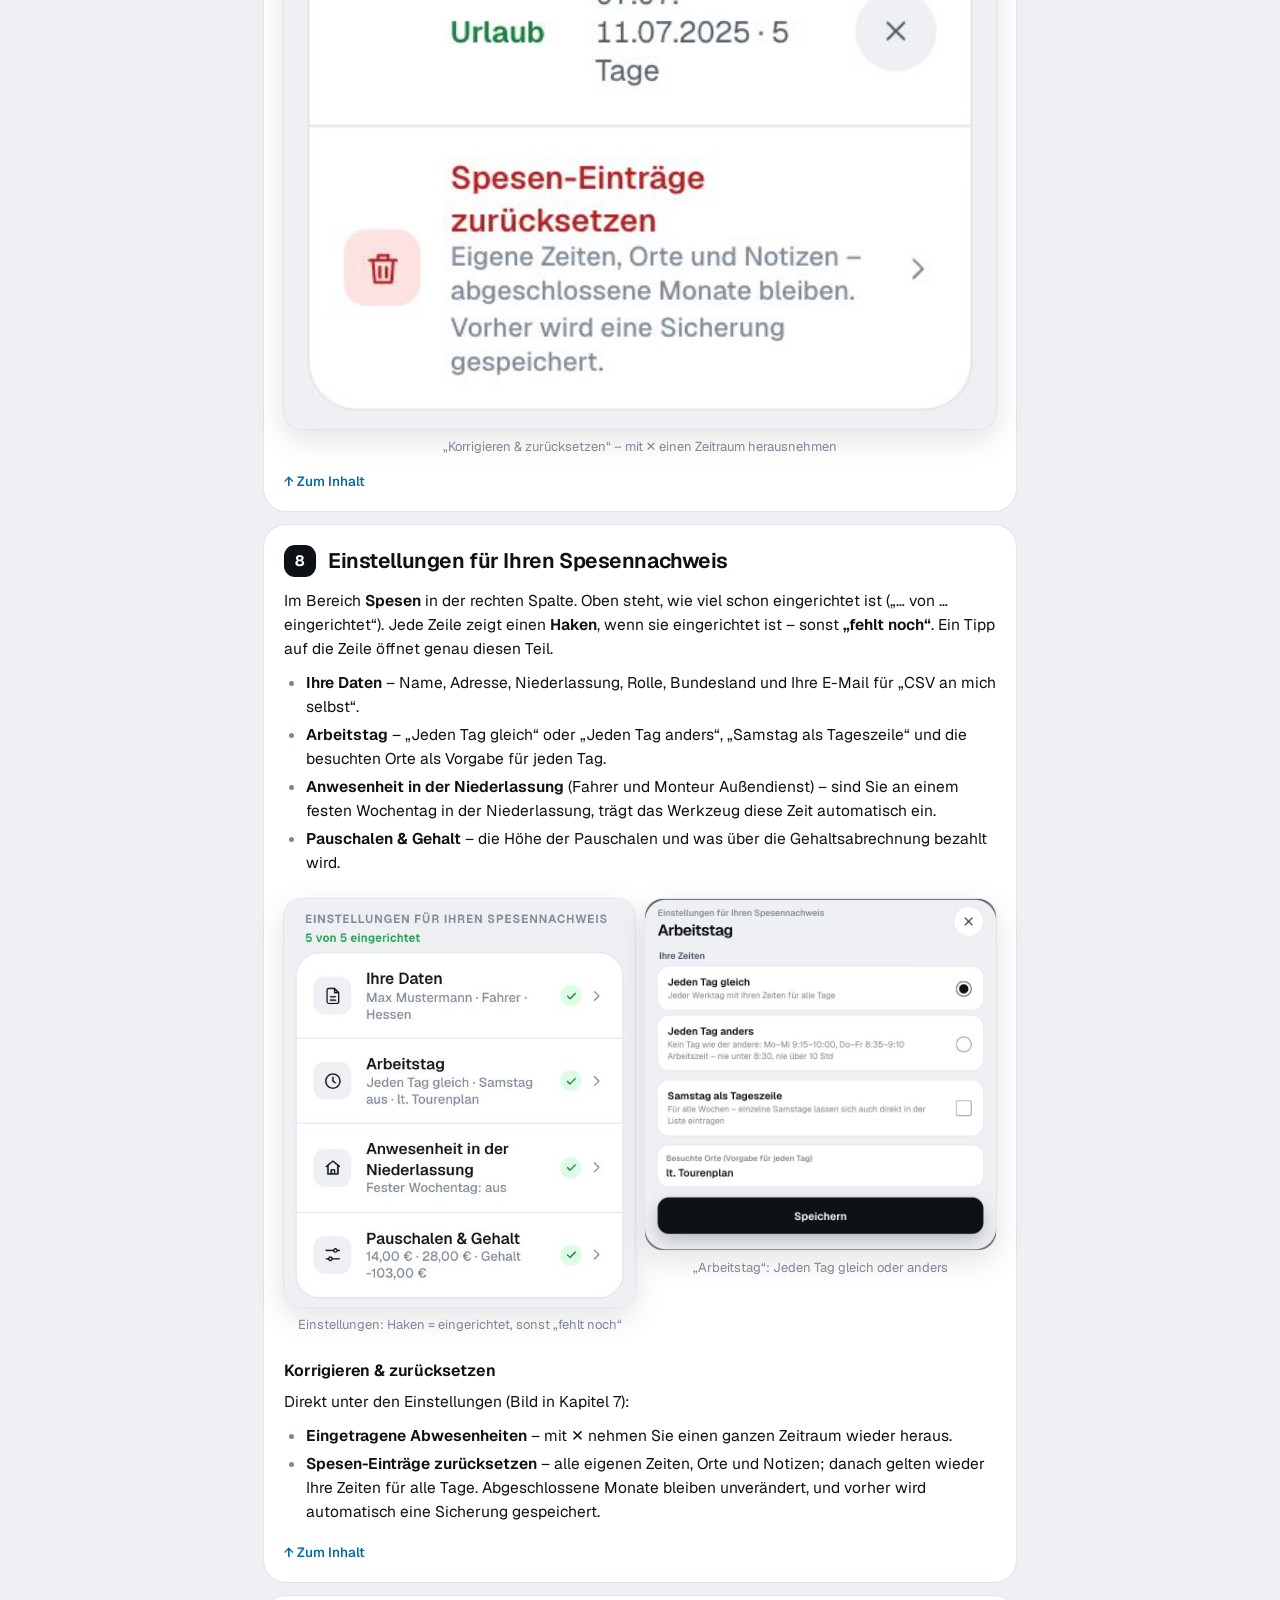
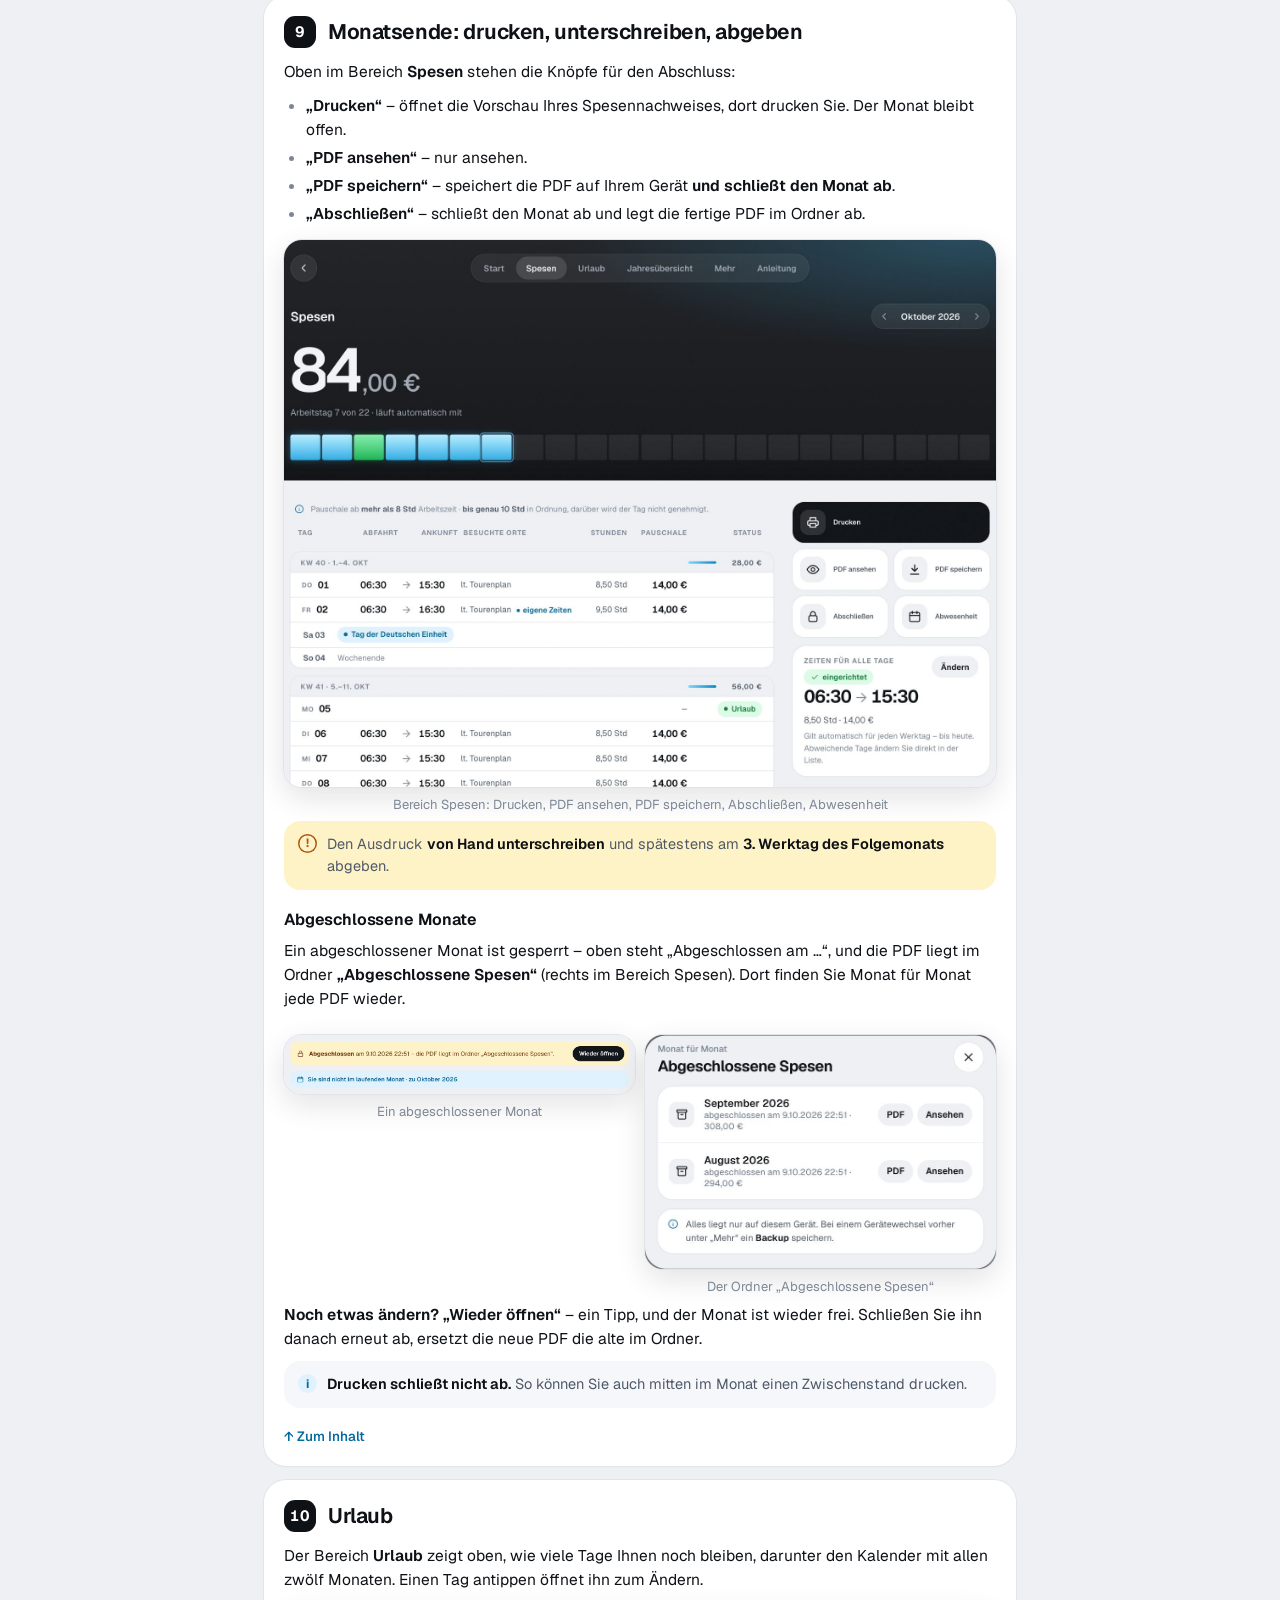
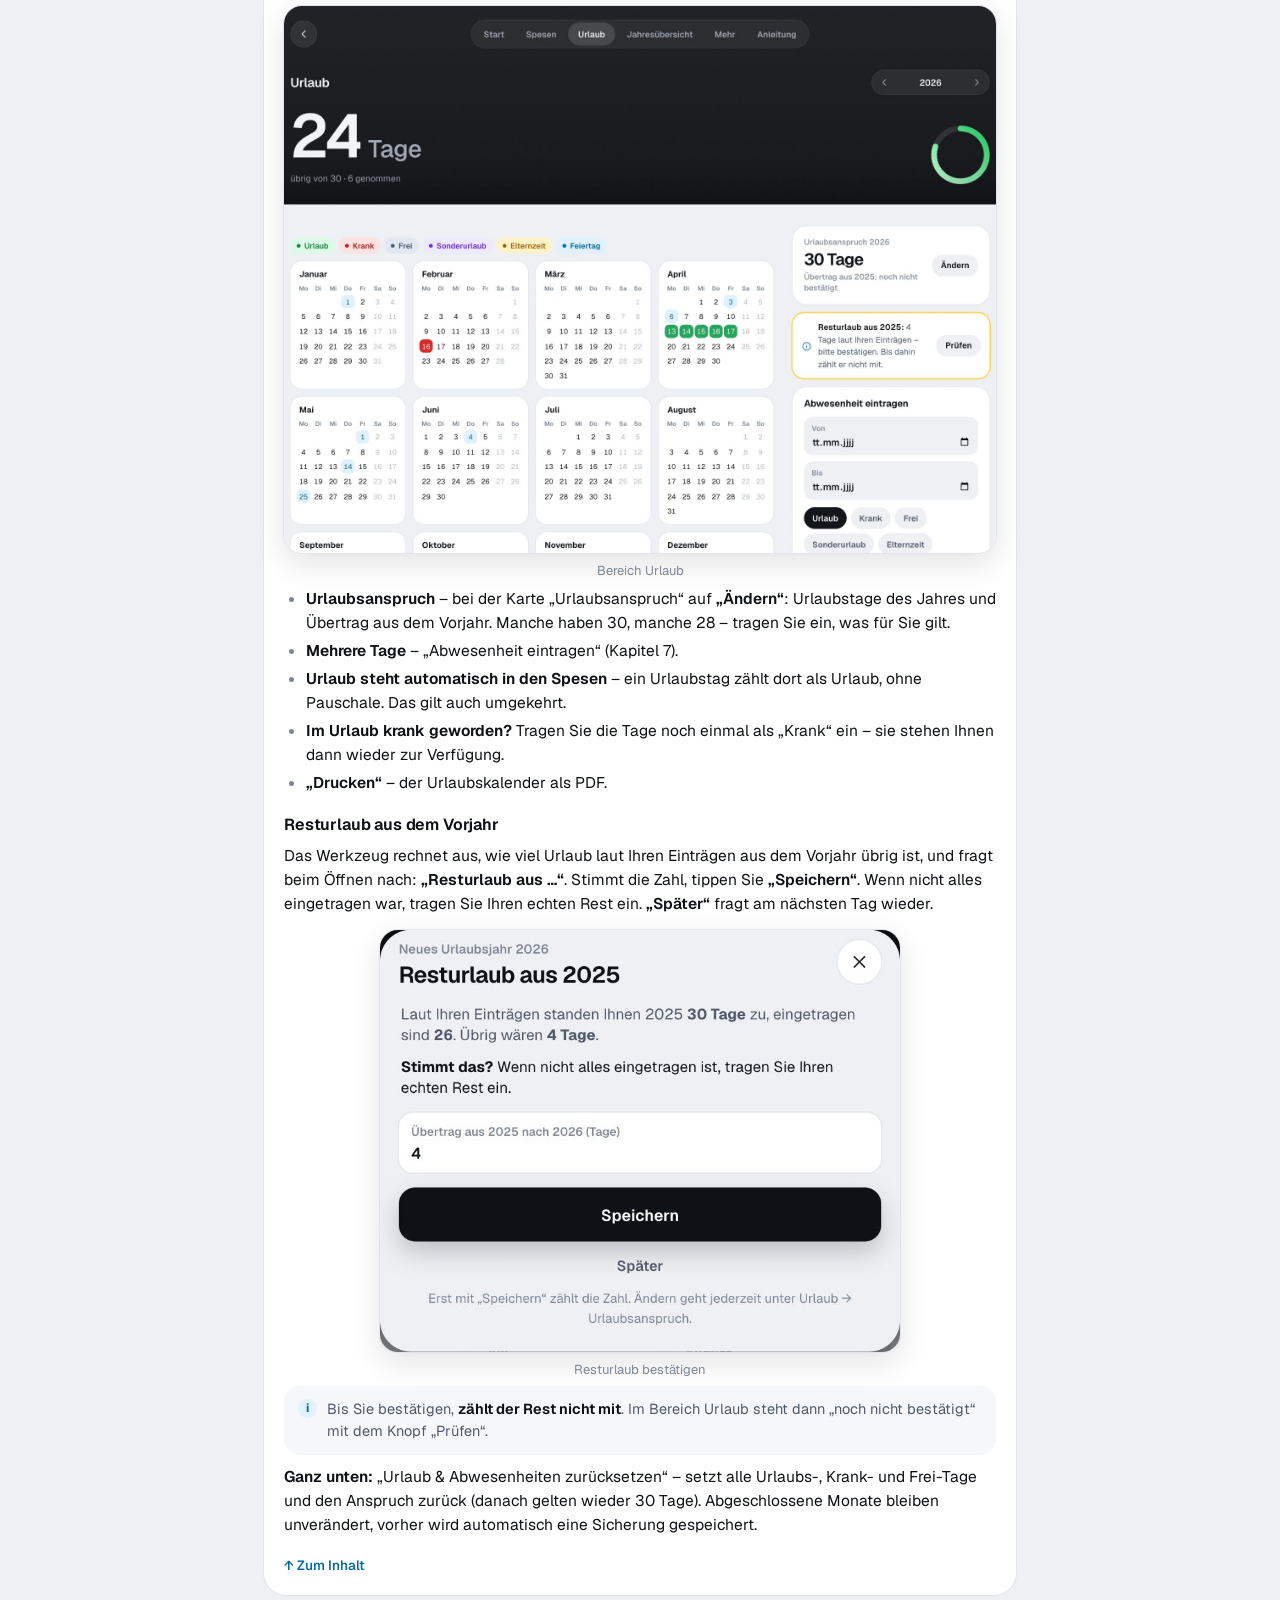
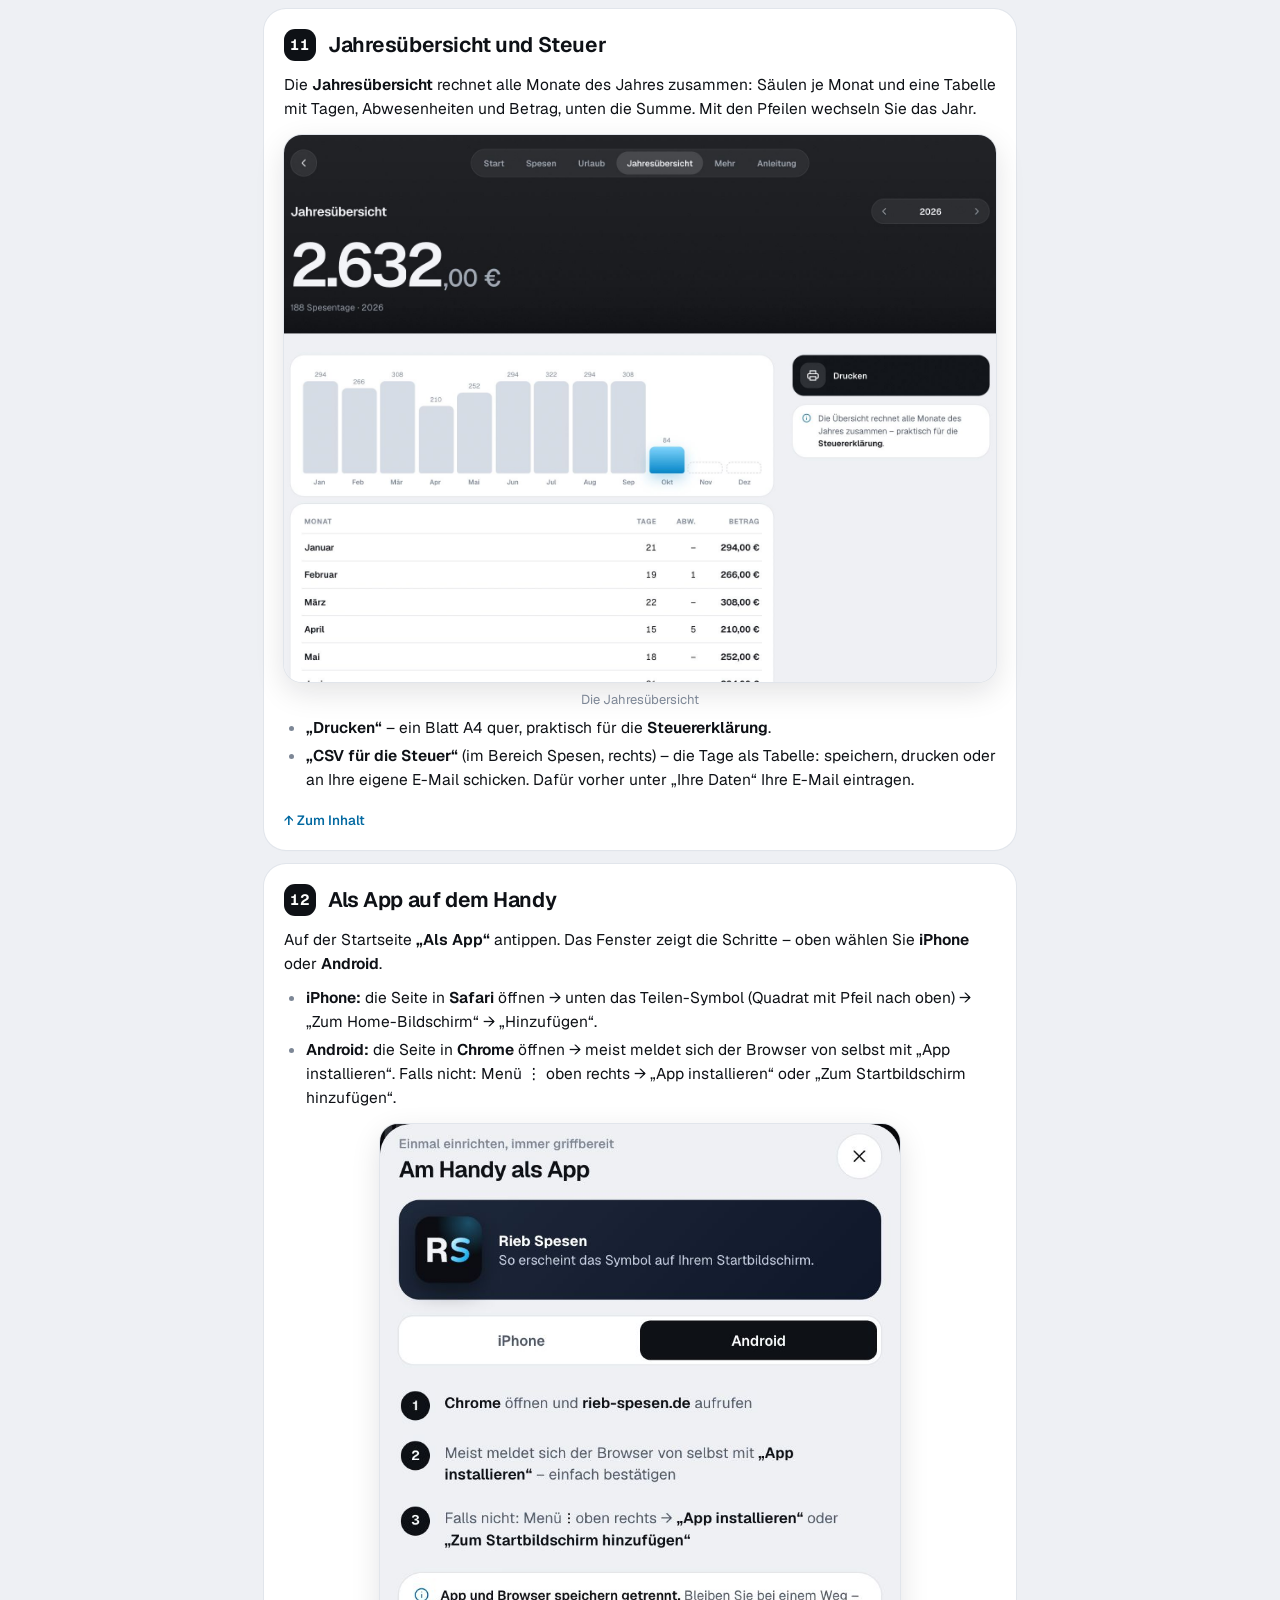
<file: Anleitung.html>
<!DOCTYPE html>
<html lang="de">
<head>
<meta charset="UTF-8">
<title>Anleitung – Rieb Spesen</title>
<meta name="viewport" content="width=device-width, initial-scale=1, viewport-fit=cover">
<link rel="icon" href="favicon.ico">
<link rel="apple-touch-icon" href="icons/apple-touch-icon.png">
<!--
  Anleitung fuer die Kollegen - Neufassung fuer "Rieb Spesen" (Teil E, 09.10.2026).
  Gliederung von Mirko am 09.10.2026 freigegeben (14 Kapitel, nur Kollegen-Funktionen).
  Am 09.10.2026 abends ergaenzt: Kapitel 13 "Geraete abgleichen" (Entscheidung 42,
  Abgleich fuer alle) - jetzt 15 Kapitel; Einstellungen als Block (Entscheidung 43).

  Bleibt eine EIGENE Datei: Sie steckt als iframe im Bereich "Anleitung"
  (rieb.js renderAnleitung) und laesst sich auch direkt aufrufen.

  Mirko 09.10.2026:
   - Design: folgt Hell / Dunkel wie die App (localStorage "rieb_design").
   - Bilder: am PC PC-Bilder, am Handy Handy-Bilder - umgeschaltet NUR nach
     Breite (ab 1100 px = PC, dieselbe Grenze wie rieb.css). Im iframe zaehlt
     die Breite des App-Fensters, nicht die des Rahmens. App und Browser gleich.
  Eingebettet waechst der Rahmen auf die volle Laenge (kein zweiter Rollbalken).

  Bilder: anleitung-bilder/<handy|pc>-<hell|dunkel>-<name>.jpg
  Aufgenommen mit "Neues Design/anleitung-bilder.sh" (Beispiel-Kollege).
-->
<script>
(function () {
  var d = document.documentElement, ein = false;
  try { if (localStorage.getItem("rieb_design") === "dunkel") d.classList.add("dunkel"); } catch (e) {}
  try { ein = window.self !== window.top; } catch (e) { ein = true; }
  if (ein) d.classList.add("eingebettet");
})();
</script>
<style>
@font-face{font-family:"Geist";src:url("schrift/Geist-Variable.woff2") format("woff2");font-weight:100 900;font-style:normal;font-display:swap}
:root{
  --grund:#EEF0F4; --karte:#FFFFFF; --rand:#E1E5EB;
  --tinte:#0E1116; --tinte2:#4F5968; --tinte3:#7D8796;
  --akzent:#0369A1; --akzent-bg:#E0F2FE; --nr-bg:#0E1116; --nr-text:#FFFFFF;
  --tipp-bg:#F5F7FA; --warn:#B45309; --warn-bg:#FEF3C7;
  --kopf:#0A0C10;
}
html.dunkel{
  --grund:#0A0C10; --karte:linear-gradient(180deg,rgba(255,255,255,.075),rgba(255,255,255,.03)); --rand:rgba(255,255,255,.08);
  --tinte:#F2F4F7; --tinte2:#A0A8B4; --tinte3:#6F7785;
  --akzent:#7DD3FC; --akzent-bg:rgba(56,189,248,.14); --nr-bg:linear-gradient(180deg,#B9ECFF,#38BDF8); --nr-text:#06070A;
  --tipp-bg:rgba(255,255,255,.05); --warn:#FDE68A; --warn-bg:rgba(234,179,8,.14);
}
*,*::before,*::after{box-sizing:border-box}
html{-webkit-text-size-adjust:100%}
body{margin:0;background:var(--grund);color:var(--tinte);font-family:"Geist",ui-sans-serif,system-ui,-apple-system,"Segoe UI",sans-serif;
  font-size:15.5px;line-height:1.55;-webkit-font-smoothing:antialiased;-moz-osx-font-smoothing:grayscale}
html.eingebettet,html.eingebettet body{background:transparent}
html.hoehe-ok,html.hoehe-ok body{overflow:hidden}

/* Kopf nur, wenn die Seite allein geoeffnet ist (nicht im Rahmen der App) */
.kopf{background:radial-gradient(70% 120% at 95% 0%,rgba(56,189,248,.22),transparent 70%),var(--kopf);color:#F2F4F7;
  padding:calc(env(safe-area-inset-top,0px) + 18px) 20px 46px}
.kopf-innen{max-width:780px;margin:0 auto;display:flex;align-items:center;justify-content:space-between;gap:12px}
.marke{font-weight:640;font-size:16px;letter-spacing:-.01em}
.marke b{color:#7DD3FC;font-weight:640}
.zur-app{color:#F2F4F7;text-decoration:none;font-size:14px;font-weight:560;padding:8px 14px;border-radius:999px;background:rgba(255,255,255,.08);box-shadow:inset 0 0 0 1px rgba(255,255,255,.14)}
.kopf h1{max-width:780px;margin:22px auto 0;font-size:30px;line-height:1.15;font-weight:640;letter-spacing:-.03em}
.kopf p{max-width:780px;margin:8px auto 0;color:#A0A8B4}
html.eingebettet .kopf{display:none}

#anl{max-width:780px;margin:-26px auto 0;padding:0 14px calc(env(safe-area-inset-bottom,0px) + 40px);display:flex;flex-direction:column;gap:14px}
html.eingebettet #anl{margin:0;padding:0 0 4px;max-width:none}

.karte{background:var(--karte);border-radius:22px;padding:20px 20px 18px;box-shadow:0 0 0 1px var(--rand),0 1px 2px rgba(14,17,22,.03)}
html.dunkel .karte{box-shadow:inset 0 0 0 1px rgba(255,255,255,.08),inset 0 1px 0 rgba(255,255,255,.06)}

.ueber{margin:0 0 4px;font-size:12px;font-weight:620;letter-spacing:.08em;text-transform:uppercase;color:var(--tinte3)}
#inhalt h2{margin:0 0 10px;font-size:20px;font-weight:640;letter-spacing:-.02em}
.toc{list-style:none;margin:0;padding:0;display:grid;grid-template-columns:1fr;gap:2px}
@media (min-width:620px){.toc{grid-template-columns:1fr 1fr;column-gap:14px}}
.toc a{display:flex;gap:10px;align-items:baseline;padding:8px 10px;border-radius:12px;color:var(--tinte);text-decoration:none;font-weight:540}
.toc a:hover{background:var(--tipp-bg)}
.toc a span{flex:none;width:22px;color:var(--akzent);font-weight:660;font-variant-numeric:tabular-nums}

.kap h2{display:flex;align-items:center;gap:12px;margin:0 0 12px;font-size:21px;line-height:1.2;font-weight:640;letter-spacing:-.02em}
.nr{flex:none;display:inline-grid;place-items:center;width:32px;height:32px;border-radius:11px;background:var(--nr-bg);color:var(--nr-text);font-size:15px;font-weight:680;font-variant-numeric:tabular-nums}
.kap h3{margin:18px 0 6px;font-size:16px;font-weight:640;letter-spacing:-.01em}
.kap p{margin:0 0 10px}
.kap ul,.kap ol{margin:0 0 10px;padding-left:22px}
.kap li{margin:4px 0}
.kap li::marker{color:var(--tinte3)}
.kap ol.schritte{list-style:none;padding:0;counter-reset:s}
.kap ol.schritte>li{counter-increment:s;position:relative;padding-left:34px;margin:8px 0}
.kap ol.schritte>li::before{content:counter(s);position:absolute;left:0;top:1px;width:23px;height:23px;border-radius:8px;display:grid;place-items:center;
  font-size:12.5px;font-weight:680;background:var(--akzent-bg);color:var(--akzent)}
.kap b{font-weight:640}
.knopf{white-space:nowrap;font-weight:620}
.leise{color:var(--tinte2)}
.tipp{display:flex;gap:10px;margin:12px 0 4px;padding:12px 14px;border-radius:16px;background:var(--tipp-bg);color:var(--tinte2);font-size:14.5px}
.tipp b{color:var(--tinte)}
.tipp::before{content:"i";flex:none;width:19px;height:19px;margin-top:1px;border-radius:50%;display:grid;place-items:center;font-size:12px;font-weight:700;font-style:normal;
  background:var(--akzent-bg);color:var(--akzent)}
.tipp.wichtig{background:var(--warn-bg)}
.tipp.wichtig::before{content:"!";background:transparent;color:var(--warn);box-shadow:inset 0 0 0 1.5px var(--warn)}
.regeln{display:grid;gap:8px;margin:0 0 10px}
.regel{display:flex;gap:12px;align-items:baseline;padding:10px 12px;border-radius:14px;background:var(--tipp-bg)}
.regel b{flex:none;min-width:86px;font-variant-numeric:tabular-nums}
.frage{margin:14px 0 4px;font-weight:640}

/* Bilder - Handy schmal und mittig, PC ueber die volle Breite */
.bild{margin:14px 0 6px;display:flex;flex-direction:column;align-items:center;gap:8px}
.bild img{display:block;width:100%;height:auto;border-radius:18px;box-shadow:0 0 0 1px var(--rand),0 10px 30px rgba(14,17,22,.12)}
html.dunkel .bild img{box-shadow:0 0 0 1px rgba(255,255,255,.12),0 12px 34px rgba(0,0,0,.45)}
html.handy .bild img{max-width:300px}
html.pc .bild img{max-width:100%}
html.pc .bild.schmal img{max-width:520px}
.bild figcaption{font-size:13px;color:var(--tinte3);text-align:center}
.bild.fehlt{display:none}
.bilder-paar{display:grid;gap:10px}
html.pc .bilder-paar{grid-template-columns:1fr 1fr;align-items:start}

.nach-oben{display:inline-block;margin-top:8px;font-size:13.5px;color:var(--akzent);text-decoration:none;font-weight:560}
.schluss{text-align:center;font-size:13.5px;color:var(--tinte3);padding:6px 10px 0}
@media (prefers-reduced-motion:reduce){html{scroll-behavior:auto}}
</style>
</head>
<body>

<header class="kopf">
  <div class="kopf-innen"><span class="marke">Rieb <b>Spesen</b></span><a class="zur-app" href="./">Zu Rieb Spesen</a></div>
  <h1>So funktioniert Rieb Spesen</h1>
  <p>Einmal einrichten – dann läuft Ihr Monat von selbst mit.</p>
</header>

<main id="anl">

<nav class="karte" id="inhalt" aria-label="Inhalt">
  <p class="ueber">Anleitung</p>
  <h2>Inhalt</h2>
  <ol class="toc">
    <li><a href="#blick"><span>1</span>Auf einen Blick</a></li>
    <li><a href="#start"><span>2</span>Der erste Start</a></li>
    <li><a href="#startseite"><span>3</span>Die Startseite</a></li>
    <li><a href="#zeiten"><span>4</span>Zeiten für alle Tage</a></li>
    <li><a href="#tag"><span>5</span>Einen Tag ändern</a></li>
    <li><a href="#regeln"><span>6</span>Die Rechenregeln</a></li>
    <li><a href="#abwesenheit"><span>7</span>Abwesenheiten am Stück</a></li>
    <li><a href="#einstellungen"><span>8</span>Einstellungen für Ihren Spesennachweis</a></li>
    <li><a href="#monatsende"><span>9</span>Monatsende: drucken, unterschreiben, abgeben</a></li>
    <li><a href="#urlaub"><span>10</span>Urlaub</a></li>
    <li><a href="#jahr"><span>11</span>Jahresübersicht und Steuer</a></li>
    <li><a href="#app"><span>12</span>Als App auf dem Handy</a></li>
    <li><a href="#abgleich"><span>13</span>Geräte abgleichen</a></li>
    <li><a href="#mehr"><span>14</span>Unter „Mehr“</a></li>
    <li><a href="#fragen"><span>15</span>Häufige Fragen</a></li>
  </ol>
</nav>

<!-- 1 -->
<section class="karte kap" id="blick">
  <h2><span class="nr">1</span>Auf einen Blick</h2>
  <ol class="schritte">
    <li><b>Einmal:</b> Ihre Daten und Ihre üblichen Zeiten eintragen.</li>
    <li><b>Jeden Tag:</b> nichts tun. Jeder Werktag füllt sich bis heute von selbst mit Ihren Zeiten. Nur Tage, die anders waren, ändern Sie mit einem Tipp.</li>
    <li><b>Am Monatsende:</b> den Spesennachweis drucken, von Hand unterschreiben und spätestens am <b>3. Werktag des Folgemonats</b> abgeben.</li>
  </ol>
  <p class="tipp"><span>Ohne Anmeldung bleibt alles auf Ihrem Gerät – <b>ein Konto ist nicht nötig</b>. Wer PC und Handy nutzt, kann beide freiwillig mit einem Konto abgleichen (Kapitel 13).</span></p>
  <a class="nach-oben" href="#inhalt">↑ Zum Inhalt</a>
</section>

<!-- 2 -->
<section class="karte kap" id="start">
  <h2><span class="nr">2</span>Der erste Start</h2>
  <p>Beim allerersten Öffnen führt Sie eine kurze Einrichtung durch ein paar Fragen:</p>
  <ol class="schritte">
    <li><b>Hell oder Dunkel</b> – wie das Werkzeug aussehen soll. Später jederzeit unter „Mehr“ → „Design“ änderbar.</li>
    <li><b>Daten übertragen oder neu starten?</b> Haben Sie Rieb Spesen schon benutzt, tippen Sie <span class="knopf">„Daten übertragen“</span>: In der alten Fassung auf „Umzugs-Code kopieren“ tippen, hierher zurück und unten <span class="knopf">„Daten einfügen“</span> – alle Ihre Einträge sind da, die Einrichtung ist dann schon fertig. Mit einem Konto unter „Geräte abgleichen“ geht es auch über <span class="knopf">„Mit Konto anmelden“</span> (Kapitel 13). Alle anderen tippen <span class="knopf">„Neu starten“</span>.</li>
    <li><b>Ihr Name</b> – er steht später auf Ihrem Spesennachweis.</li>
    <li><b>Straße, Ort und Niederlassung.</b></li>
    <li><b>Als was Sie arbeiten:</b> „Fahrer“, „Monteur Außendienst“ oder „Monteur Innendienst“. Davon hängt ab, welche Zeiten der Nachweis zeigt.</li>
    <li><b>Ihr Bundesland</b> – damit die Feiertage automatisch richtig stehen.</li>
    <li><b>Ihre üblichen Zeiten</b> – als Fahrer und Monteur Außendienst „Abfahrt WP“ und „Ankunft WP“, im Innendienst Beginn und Ende der Anwesenheit in der Niederlassung. Wissen Sie sie noch nicht, tippen Sie <span class="knopf">„Später eintragen“</span>.</li>
    <li><b>Wie viele Urlaubstage im Jahr Sie haben</b> – ohne Vorgabe, jeder trägt seine eigenen ein.</li>
    <li><b>Ob Sie Urlaubstage aus dem Vorjahr mitgenommen haben</b> – wenn ja, wie viele. Sie werden zu Ihren Urlaubstagen dazugerechnet.</li>
    <li><b>Ob Sie dieses Jahr schon Urlaub hatten</b> – die Tage tragen Sie gleich hier ein, sie stehen dann auch in Ihrem Spesennachweis, ohne Pauschale. Für einen einzelnen Tag reicht das Von-Feld.</li>
  </ol>
  <p>Mit <span class="knopf">„Los geht’s“</span> sind Sie auf der Startseite. Mit dem Pfeil gehen Sie in der Einrichtung einen Schritt zurück.</p>
  <figure class="bild" data-bild="einrichtung"><img alt="Einrichtung: Ihre üblichen Zeiten" loading="lazy"><figcaption>Ein Schritt der Einrichtung: Ihre üblichen Zeiten</figcaption></figure>
  <p class="tipp"><span>Alles, was Sie hier eintragen, ändern Sie später im Bereich <b>Spesen</b> unter „Einstellungen für Ihren Spesennachweis“ (Kapitel 8) – Urlaubstage und Urlaub im Bereich <b>Urlaub</b> (Kapitel 10).</span></p>
  <a class="nach-oben" href="#inhalt">↑ Zum Inhalt</a>
</section>

<!-- 3 -->
<section class="karte kap" id="startseite">
  <h2><span class="nr">3</span>Die Startseite</h2>
  <ul>
    <li><b>Ganz oben</b> – Ihr Gruß und darunter ein Spruch des Tages, jeden Tag ein anderer. Passt etwas zu Ihren Einträgen – Urlaub, Abgabe, Monatsende –, nimmt der Spruch darauf Bezug.</li>
    <li><b>Spesen</b> – der Betrag des laufenden Monats, der wievielte Arbeitstag heute ist und bis wann abgegeben wird. Antippen öffnet den Monat.</li>
    <li><b>Heute</b> – ob Ihr Tag läuft und mit welchen Zeiten. Antippen öffnet den heutigen Tag zum Ändern.</li>
    <li><b>Urlaub</b> – wie viele Urlaubstage Ihnen noch bleiben.</li>
    <li><b>Jahresübersicht</b> – Ihre Spesen des Jahres bis heute.</li>
    <li>Darunter: <b>Anleitung</b>, <b>Mehr</b> und <b>Als App</b>.</li>
  </ul>
  <figure class="bild" data-bild="start"><img alt="Die Startseite" loading="lazy"><figcaption>Die Startseite</figcaption></figure>
  <h3>Hin und zurück</h3>
  <p><span class="nur-handy-text">Am Handy bringt Sie der runde Pfeil oben links zurück zur Startseite.</span>
     <span class="nur-pc-text">Am PC steht in jedem Bereich oben die Leiste <b>Start · Spesen · Urlaub · Jahresübersicht · Mehr · Anleitung</b> – ein Klick genügt. Der runde Pfeil oben links führt zurück zur Startseite.</span></p>
  <a class="nach-oben" href="#inhalt">↑ Zum Inhalt</a>
</section>

<!-- 4 -->
<section class="karte kap" id="zeiten">
  <h2><span class="nr">4</span>Zeiten für alle Tage</h2>
  <p>Das Herzstück: Sie tragen Ihre üblichen Zeiten <b>einmal</b> ein – danach steht jeder Werktag automatisch mit diesen Zeiten in Ihrem Monat, Tag für Tag bis heute.</p>
  <ol class="schritte">
    <li>Bereich <b>Spesen</b> öffnen.</li>
    <li>Bei der Karte <b>„Zeiten für alle Tage“</b> auf <span class="knopf">„Eintragen“</span> bzw. <span class="knopf">„Ändern“</span> tippen.</li>
    <li>Beide Zeiten einstellen, darunter <b>„Jeden Tag gleich“</b> oder <b>„Jeden Tag anders“</b> wählen und <span class="knopf">„Übernehmen“</span>.</li>
  </ol>
  <figure class="bild schmal" data-bild="zeiten"><img alt="Zeiten für alle Tage" loading="lazy"><figcaption>„Zeiten für alle Tage“ – einmal eintragen, gilt für jeden Werktag</figcaption></figure>
  <p>Tage, die Sie selbst geändert haben, bleiben dabei, wie sie sind.</p>

  <h3>Jeden Tag gleich – oder jeden Tag anders</h3>
  <p>Direkt unter den beiden Zeiten – oder später unter „Einstellungen für Ihren Spesennachweis“ bei <b>„Arbeitstag“</b> – wählen Sie:</p>
  <ul>
    <li><b>„Jeden Tag gleich“</b> – jeder Werktag mit Ihren Zeiten für alle Tage.</li>
    <li><b>„Jeden Tag anders“</b> – kein Tag wie der andere: Montag bis Mittwoch 9:15 bis 10:00 Std Arbeitszeit, Donnerstag und Freitag 8:35 bis 9:10 Std – nie unter 8:30, nie über 10 Std.</li>
  </ul>

  <h3>Den ganzen Monat auf einmal</h3>
  <p>Im laufenden Monat steht in der Liste <b>„Ab … noch nicht erfasst“</b> mit dem Knopf <span class="knopf">„Rest des Monats mitfüllen“</span>. Ein Tipp füllt die restlichen Arbeitstage schon im Voraus – sie sind als „vorausgefüllt“ markiert. Mit <span class="knopf">„rückgängig“</span> sind sie wieder weg.</p>
  <figure class="bild" data-bild="mitfuellen"><img alt="Rest des Monats mitfüllen" loading="lazy"><figcaption>„Rest des Monats mitfüllen“ in der Liste der Tage</figcaption></figure>
  <a class="nach-oben" href="#inhalt">↑ Zum Inhalt</a>
</section>

<!-- 5 -->
<section class="karte kap" id="tag">
  <h2><span class="nr">5</span>Einen Tag ändern</h2>
  <p>Tippen Sie den Tag in der Liste an – oder auf der Startseite die Karte <b>Heute</b>. Es öffnet sich der Tag:</p>
  <ol class="schritte">
    <li>Oben wählen, was der Tag ist: <b>„Arbeitstag“</b>, „Urlaub“, „Krank“, „Frei“, „Sonderurlaub“ oder „Elternzeit“.</li>
    <li>Bei einem Arbeitstag die Zeit antippen – das Dreh-Rad öffnet sich. Stunde und Minute drehen, dann <span class="knopf">„Übernehmen“</span>.</li>
    <li>Bei Bedarf die <b>besuchten Orte</b> eintragen (nicht im Innendienst).</li>
    <li><span class="knopf">„Speichern“</span>.</li>
  </ol>
  <div class="bilder-paar">
    <figure class="bild" data-bild="tag"><img alt="Ein Tag zum Ändern" loading="lazy"><figcaption>Ein Tag – die Leiste zeigt, wo er zwischen 8 und 10 Std liegt</figcaption></figure>
    <figure class="bild" data-bild="drehrad"><img alt="Das Dreh-Rad" loading="lazy"><figcaption>Das Dreh-Rad für die Uhrzeit</figcaption></figure>
  </div>
  <ul>
    <li><b>Zurück auf Ihre üblichen Zeiten:</b> <span class="knopf">„Auf Standardzeiten zurücksetzen“</span> (bei einem Tag in der Zukunft heißt der Knopf „Eintrag entfernen“).</li>
    <li><b>Ein Samstag:</b> Samstage stehen als schmale Zeile in der Liste – antippen und als Arbeitstag eintragen. Wer jede Woche samstags arbeitet, schaltet unter „Arbeitstag“ <b>„Samstag als Tageszeile“</b> ein.</li>
    <li><b>Mehrere Tage Urlaub oder Krank am Stück:</b> siehe Kapitel 7 – das geht schneller.</li>
  </ul>
  <a class="nach-oben" href="#inhalt">↑ Zum Inhalt</a>
</section>

<!-- 6 -->
<section class="karte kap" id="regeln">
  <h2><span class="nr">6</span>Die Rechenregeln</h2>
  <div class="regeln">
    <div class="regel"><b>Pause</b><span>Von jedem Arbeitstag werden <b>30 Minuten</b> abgezogen. Eine Pause tragen Sie nicht ein.</span></div>
    <div class="regel"><b>Pauschale</b><span>Gibt es ab <b>mehr als 8 Std</b> Arbeitszeit (nach Abzug der Pause).</span></div>
    <div class="regel"><b>Grenze</b><span><b>Bis genau 10 Std</b> ist ein Tag in Ordnung. Darüber wird er nicht genehmigt.</span></div>
    <div class="regel"><b>Feiertage</b><span>Stehen für Ihr Bundesland automatisch drin.</span></div>
  </div>
  <p class="leise">Beispiel: Abfahrt 06:00, Ankunft 15:00 – das sind 9 Stunden, abzüglich Pause 8,5 Std: Pauschale. Ankunft 16:30 ergibt genau 10 Std: noch in Ordnung. Ankunft 16:35: zu viel.</p>
  <p class="tipp wichtig"><span>Liegt ein Tag über 10 Std, trägt er in der Liste die Marke „über 10 Std“ – und der Nachweis lässt sich erst drucken oder speichern, wenn die Zeiten angepasst sind.</span></p>
  <a class="nach-oben" href="#inhalt">↑ Zum Inhalt</a>
</section>

<!-- 7 -->
<section class="karte kap" id="abwesenheit">
  <h2><span class="nr">7</span>Abwesenheiten am Stück</h2>
  <p>Urlaub, Krankheit oder freie Tage über mehrere Tage tragen Sie in einem Rutsch ein:</p>
  <ol class="schritte">
    <li>Im Bereich <b>Spesen</b> auf <span class="knopf">„Abwesenheit“</span> tippen (im Bereich Urlaub: „Abwesenheit eintragen“).</li>
    <li>„Von“ und „Bis“ wählen. Für einen einzelnen Tag reicht „Von“.</li>
    <li>Die Art antippen: Urlaub, Krank, Frei, Sonderurlaub oder Elternzeit.</li>
    <li><span class="knopf">„Eintragen“</span>.</li>
  </ol>
  <figure class="bild schmal" data-bild="abwesenheit"><img alt="Abwesenheit eintragen" loading="lazy"><figcaption>Abwesenheit eintragen</figcaption></figure>
  <p>Wochenenden und Feiertage werden beim Zählen übersprungen.</p>
  <p><b>Wieder herausnehmen:</b> Bereich Spesen → unter „Korrigieren &amp; zurücksetzen“ → <b>„Eingetragene Abwesenheiten“</b> → beim Zeitraum auf <span class="knopf">✕</span> tippen. Die Tage gelten danach wieder als Arbeitstage.</p>
  <figure class="bild" data-bild="korrigieren"><img alt="Korrigieren und zurücksetzen" loading="lazy"><figcaption>„Korrigieren &amp; zurücksetzen“ – mit ✕ einen Zeitraum herausnehmen</figcaption></figure>
  <a class="nach-oben" href="#inhalt">↑ Zum Inhalt</a>
</section>

<!-- 8 -->
<section class="karte kap" id="einstellungen">
  <h2><span class="nr">8</span>Einstellungen für Ihren Spesennachweis</h2>
  <p>Im Bereich <b>Spesen</b> <span class="nur-handy-text">unter der Liste der Tage</span><span class="nur-pc-text">in der rechten Spalte</span>. Oben steht, wie viel schon eingerichtet ist („… von … eingerichtet“). Jede Zeile zeigt einen <b>Haken</b>, wenn sie eingerichtet ist – sonst <b>„fehlt noch“</b>. Ein Tipp auf die Zeile öffnet genau diesen Teil.</p>
  <ul>
    <li><b>Ihre Daten</b> – Name, Adresse, Niederlassung, Rolle, Bundesland und Ihre E-Mail für „CSV an mich selbst“.</li>
    <li><b>Arbeitstag</b> – „Jeden Tag gleich“ oder „Jeden Tag anders“, „Samstag als Tageszeile“ und die besuchten Orte als Vorgabe für jeden Tag.</li>
    <li><b>Anwesenheit in der Niederlassung</b> (Fahrer und Monteur Außendienst) – sind Sie an einem festen Wochentag in der Niederlassung, trägt das Werkzeug diese Zeit automatisch ein.</li>
    <li><b>Pauschalen &amp; Gehalt</b> – die Höhe der Pauschalen und was über die Gehaltsabrechnung bezahlt wird.</li>
  </ul>
  <div class="bilder-paar">
    <figure class="bild" data-bild="einstellungen"><img alt="Einstellungen für Ihren Spesennachweis" loading="lazy"><figcaption>Einstellungen: Haken = eingerichtet, sonst „fehlt noch“</figcaption></figure>
    <figure class="bild" data-bild="arbeitstag"><img alt="Arbeitstag: Jeden Tag gleich oder anders" loading="lazy"><figcaption>„Arbeitstag“: Jeden Tag gleich oder anders</figcaption></figure>
  </div>
  <h3>Korrigieren &amp; zurücksetzen</h3>
  <p>Direkt unter den Einstellungen (Bild in Kapitel 7):</p>
  <ul>
    <li><b>Eingetragene Abwesenheiten</b> – mit ✕ nehmen Sie einen ganzen Zeitraum wieder heraus.</li>
    <li><b>Spesen-Einträge zurücksetzen</b> – alle eigenen Zeiten, Orte und Notizen; danach gelten wieder Ihre Zeiten für alle Tage. Abgeschlossene Monate bleiben unverändert, und vorher wird automatisch eine Sicherung gespeichert.</li>
  </ul>
  <a class="nach-oben" href="#inhalt">↑ Zum Inhalt</a>
</section>

<!-- 9 -->
<section class="karte kap" id="monatsende">
  <h2><span class="nr">9</span>Monatsende: drucken, unterschreiben, abgeben</h2>
  <p>Oben im Bereich <b>Spesen</b> stehen die Knöpfe für den Abschluss:</p>
  <ul>
    <li><span class="knopf">„Drucken“</span> – öffnet die Vorschau Ihres Spesennachweises, dort drucken Sie. Der Monat bleibt offen.</li>
    <li><span class="knopf">„PDF ansehen“</span> – nur ansehen.</li>
    <li><span class="knopf">„PDF speichern“</span> – speichert die PDF auf Ihrem Gerät <b>und schließt den Monat ab</b>.</li>
    <li><span class="knopf">„Abschließen“</span> – schließt den Monat ab und legt die fertige PDF im Ordner ab.</li>
  </ul>
  <figure class="bild" data-bild="spesen"><img alt="Bereich Spesen mit den Knöpfen" loading="lazy"><figcaption>Bereich Spesen: Drucken, PDF ansehen, PDF speichern, Abschließen, Abwesenheit</figcaption></figure>
  <p class="tipp wichtig"><span>Den Ausdruck <b>von Hand unterschreiben</b> und spätestens am <b>3. Werktag des Folgemonats</b> abgeben.</span></p>
  <h3>Abgeschlossene Monate</h3>
  <p>Ein abgeschlossener Monat ist gesperrt – oben steht „Abgeschlossen am …“, und die PDF liegt im Ordner <b>„Abgeschlossene Spesen“</b> (<span class="nur-handy-text">unten im Bereich Spesen</span><span class="nur-pc-text">rechts im Bereich Spesen</span>). Dort finden Sie Monat für Monat jede PDF wieder.</p>
  <div class="bilder-paar">
    <figure class="bild" data-bild="abgeschlossen"><img alt="Abgeschlossener Monat mit Wieder öffnen" loading="lazy"><figcaption>Ein abgeschlossener Monat</figcaption></figure>
    <figure class="bild" data-bild="ordner"><img alt="Ordner Abgeschlossene Spesen" loading="lazy"><figcaption>Der Ordner „Abgeschlossene Spesen“</figcaption></figure>
  </div>
  <p><b>Noch etwas ändern?</b> <span class="knopf">„Wieder öffnen“</span> – ein Tipp, und der Monat ist wieder frei. Schließen Sie ihn danach erneut ab, ersetzt die neue PDF die alte im Ordner.</p>
  <p class="tipp"><span><b>Drucken schließt nicht ab.</b> So können Sie auch mitten im Monat einen Zwischenstand drucken.</span></p>
  <a class="nach-oben" href="#inhalt">↑ Zum Inhalt</a>
</section>

<!-- 10 -->
<section class="karte kap" id="urlaub">
  <h2><span class="nr">10</span>Urlaub</h2>
  <p>Der Bereich <b>Urlaub</b> zeigt oben, wie viele Tage Ihnen noch bleiben, darunter den Kalender mit allen zwölf Monaten. Einen Tag antippen öffnet ihn zum Ändern.</p>
  <figure class="bild" data-bild="urlaub"><img alt="Bereich Urlaub" loading="lazy"><figcaption>Bereich Urlaub</figcaption></figure>
  <ul>
    <li><b>Urlaubsanspruch</b> – bei der Karte „Urlaubsanspruch“ auf <span class="knopf">„Ändern“</span>: Urlaubstage des Jahres und Übertrag aus dem Vorjahr. Manche haben 30, manche 28 – tragen Sie ein, was für Sie gilt.</li>
    <li><b>Mehrere Tage</b> – „Abwesenheit eintragen“ (Kapitel 7).</li>
    <li><b>Urlaub steht automatisch in den Spesen</b> – ein Urlaubstag zählt dort als Urlaub, ohne Pauschale. Das gilt auch umgekehrt.</li>
    <li><b>Im Urlaub krank geworden?</b> Tragen Sie die Tage noch einmal als „Krank“ ein – sie stehen Ihnen dann wieder zur Verfügung.</li>
    <li><span class="knopf">„Drucken“</span> – der Urlaubskalender als PDF.</li>
  </ul>
  <h3>Resturlaub aus dem Vorjahr</h3>
  <p>Das Werkzeug rechnet aus, wie viel Urlaub laut Ihren Einträgen aus dem Vorjahr übrig ist, und fragt beim Öffnen nach: <b>„Resturlaub aus …“</b>. Stimmt die Zahl, tippen Sie <span class="knopf">„Speichern“</span>. Wenn nicht alles eingetragen war, tragen Sie Ihren echten Rest ein. <span class="knopf">„Später“</span> fragt am nächsten Tag wieder.</p>
  <figure class="bild schmal" data-bild="resturlaub"><img alt="Resturlaub aus dem Vorjahr bestätigen" loading="lazy"><figcaption>Resturlaub bestätigen</figcaption></figure>
  <p class="tipp"><span>Bis Sie bestätigen, <b>zählt der Rest nicht mit</b>. Im Bereich Urlaub steht dann „noch nicht bestätigt“ mit dem Knopf „Prüfen“.</span></p>
  <p><b>Ganz unten:</b> „Urlaub &amp; Abwesenheiten zurücksetzen“ – setzt alle Urlaubs-, Krank- und Frei-Tage und den Anspruch zurück (danach gelten wieder 30 Tage). Abgeschlossene Monate bleiben unverändert, vorher wird automatisch eine Sicherung gespeichert.</p>
  <a class="nach-oben" href="#inhalt">↑ Zum Inhalt</a>
</section>

<!-- 11 -->
<section class="karte kap" id="jahr">
  <h2><span class="nr">11</span>Jahresübersicht und Steuer</h2>
  <p>Die <b>Jahresübersicht</b> rechnet alle Monate des Jahres zusammen: Säulen je Monat und eine Tabelle mit Tagen, Abwesenheiten und Betrag, unten die Summe. Mit den Pfeilen wechseln Sie das Jahr.</p>
  <figure class="bild" data-bild="jahr"><img alt="Jahresübersicht" loading="lazy"><figcaption>Die Jahresübersicht</figcaption></figure>
  <ul>
    <li><span class="knopf">„Drucken“</span> – ein Blatt A4 quer, praktisch für die <b>Steuererklärung</b>.</li>
    <li><b>„CSV für die Steuer“</b> (im Bereich Spesen, <span class="nur-handy-text">unten</span><span class="nur-pc-text">rechts</span>) – die Tage als Tabelle: speichern, drucken oder an Ihre eigene E-Mail schicken. Dafür vorher unter „Ihre Daten“ Ihre E-Mail eintragen.</li>
  </ul>
  <a class="nach-oben" href="#inhalt">↑ Zum Inhalt</a>
</section>

<!-- 12 -->
<section class="karte kap" id="app">
  <h2><span class="nr">12</span>Als App auf dem Handy</h2>
  <p>Auf der Startseite <b>„Als App“</b> antippen. Das Fenster zeigt die Schritte – oben wählen Sie <b>iPhone</b> oder <b>Android</b>.</p>
  <ul>
    <li><b>iPhone:</b> die Seite in <b>Safari</b> öffnen → unten das Teilen-Symbol (Quadrat mit Pfeil nach oben) → „Zum Home-Bildschirm“ → „Hinzufügen“.</li>
    <li><b>Android:</b> die Seite in <b>Chrome</b> öffnen → meist meldet sich der Browser von selbst mit „App installieren“. Falls nicht: Menü ⋮ oben rechts → „App installieren“ oder „Zum Startbildschirm hinzufügen“.</li>
  </ul>
  <figure class="bild schmal" data-bild="app"><img alt="Am Handy als App" loading="lazy"><figcaption>Das Fenster „Am Handy als App“</figcaption></figure>
  <p class="tipp wichtig"><span><b>Ohne Anmeldung speichern App und Browser getrennt.</b> Bleiben Sie bei einem Weg – oder melden Sie sich in beiden unter „Mehr“ → „Geräte abgleichen“ an, dann ist überall derselbe Stand (Kapitel 13). Ohne Anmeldung wechseln Sie über „Backup als Datei speichern“ und „Backup wiederherstellen“.</span></p>
  <p>Als App und im Browser sieht alles gleich aus und funktioniert gleich.</p>
  <a class="nach-oben" href="#inhalt">↑ Zum Inhalt</a>
</section>

<!-- 13 -->
<section class="karte kap" id="abgleich">
  <h2><span class="nr">13</span>Geräte abgleichen</h2>
  <p>Freiwillig und kostenlos: Mit einem Konto steht auf PC, Handy, App und Browser überall derselbe Stand. Ohne Konto bleibt alles wie bisher nur auf dem jeweiligen Gerät. Sie finden es ganz oben unter <b>„Mehr“</b> → <b>„Geräte abgleichen“</b>.</p>
  <h3>Konto anlegen – auf dem ersten Gerät</h3>
  <ol class="schritte">
    <li>„Mehr“ → <span class="knopf">„Anmelden“</span> antippen.</li>
    <li>Oben <span class="knopf">„Neues Konto“</span> wählen.</li>
    <li>Ihre E-Mail und ein Passwort eintragen (mindestens 6 Zeichen).</li>
    <li>Den Datenschutzhinweis lesen und den Haken <b>„Hinweis gelesen – einverstanden“</b> setzen.</li>
    <li><span class="knopf">„Konto anlegen“</span>.</li>
  </ol>
  <div class="bilder-paar">
    <figure class="bild" data-bild="abgleich"><img alt="Geräte abgleichen unter Mehr" loading="lazy"><figcaption>„Geräte abgleichen“ ganz oben unter „Mehr“</figcaption></figure>
    <figure class="bild" data-bild="abgleich-konto"><img alt="Ein neues Konto anlegen" loading="lazy"><figcaption>Ein neues Konto anlegen</figcaption></figure>
  </div>
  <p>Ihre bisherigen Einträge gehen dabei mit in Ihr Konto.</p>
  <h3>Auf dem zweiten Gerät</h3>
  <p>Dort ebenfalls „Mehr“ → <span class="knopf">„Anmelden“</span> – mit derselben E-Mail und demselben Passwort. Nach ein paar Sekunden steht dort derselbe Stand. Was Sie danach auf einem Gerät ändern, kommt kurz darauf auf dem anderen an. Am Handy gilt das auch für App und Browser: Melden Sie sich in beiden an.</p>
  <p class="tipp wichtig"><span>Beim ersten Anmelden übernimmt ein Gerät den Stand aus Ihrem Konto. <b>Legen Sie das Konto deshalb auf dem Gerät an, auf dem Ihre Einträge vollständig sind.</b></span></p>
  <h3>Was es dort noch gibt</h3>
  <ul>
    <li><b>Angemeldet</b> – zeigt Ihre E-Mail und wann zuletzt abgeglichen wurde.</li>
    <li><b>Passwort vergessen?</b> – im Fenster „Anmelden“ Ihre E-Mail eintragen und „Passwort vergessen?“ antippen. Sie bekommen eine Mail zum Zurücksetzen.</li>
    <li><b>Abmelden</b> – auf diesem Gerät bleibt alles, es wird nur nicht mehr abgeglichen.</li>
    <li><b>Konto löschen</b> – zur Sicherheit mit Ihrem Passwort. Gelöscht werden Ihr Konto und alle Ihre Daten in der Cloud; auf Ihren Geräten bleibt alles, wie es ist.</li>
  </ul>
  <a class="nach-oben" href="#inhalt">↑ Zum Inhalt</a>
</section>

<!-- 14 -->
<section class="karte kap" id="mehr">
  <h2><span class="nr">14</span>Unter „Mehr“</h2>
  <ul>
    <li><b>Geräte abgleichen</b> – ganz oben: anmelden, abmelden, Konto löschen (Kapitel 13).</li>
    <li><b>Design</b> – Hell oder Dunkel, gilt für dieses Gerät.</li>
    <li><b>Backup als Datei speichern</b> – sichert alle Monate, Urlaub und Einstellungen in eine Datei. <b>Backup wiederherstellen</b> holt sie zurück.</li>
    <li><b>Feedback</b> – Verbesserungsvorschlag oder Fehler melden.</li>
    <li><b>QR-Code</b> – zum Weitergeben an Kollegen.</li>
    <li><b>Sprache</b> – Sprache von Vordruck und Ausdruck (Deutsch oder English).</li>
    <li><b>Änderungshistorie</b> – was sich am Werkzeug geändert hat.</li>
    <li><b>Zurücksetzen</b> – löscht die Daten auf diesem Gerät. Vorher wird automatisch eine Sicherung gespeichert. Sind Sie angemeldet, werden Sie auf diesem Gerät vorher abgemeldet – Ihr Konto und Ihre anderen Geräte bleiben unverändert. Einzelne Bereiche setzen Sie in Spesen (Kapitel 8) bzw. Urlaub (Kapitel 10) zurück.</li>
  </ul>
  <figure class="bild" data-bild="mehr"><img alt="Bereich Mehr" loading="lazy"><figcaption>Bereich Mehr</figcaption></figure>
  <p class="tipp"><span>Ohne Anmeldung liegt alles nur auf Ihrem Gerät. Speichern Sie dann ab und zu ein <b>Backup</b> – spätestens vor einem Gerätewechsel.</span></p>
  <a class="nach-oben" href="#inhalt">↑ Zum Inhalt</a>
</section>

<!-- 15 -->
<section class="karte kap" id="fragen">
  <h2><span class="nr">15</span>Häufige Fragen</h2>
  <p class="frage">Der Monat ist abgeschlossen – ich muss noch etwas ändern.</p>
  <p>Im Bereich Spesen den Monat wählen, <span class="knopf">„Wieder öffnen“</span>, ändern, dann erneut „Abschließen“ oder „PDF speichern“. Die neue PDF ersetzt die alte im Ordner.</p>
  <p class="frage">Es kommt „Speichern nicht möglich“.</p>
  <p>Ein Tag liegt über 10 Std. Das Fenster nennt den Tag – Zeiten anpassen, dann geht es (Kapitel 6).</p>
  <p class="frage">Ich bin im Urlaub krank geworden.</p>
  <p>Die Tage noch einmal als „Krank“ eintragen – sie stehen Ihnen dann wieder als Urlaub zur Verfügung.</p>
  <p class="frage">Ich bekomme ein neues Handy.</p>
  <p><b>Mit Konto:</b> Rieb Spesen auf dem neuen Handy öffnen, beim ersten Start „Daten übertragen“ → „Mit Konto anmelden“ – Ihr Stand kommt von selbst (Kapitel 13). <b>Ohne Konto:</b> auf dem alten Gerät „Mehr“ → „Backup als Datei speichern“, die Datei auf das neue Gerät bringen und dort „Mehr“ → „Backup wiederherstellen“.</p>
  <p class="frage">In der App steht etwas anderes als im Browser.</p>
  <p>Ohne Anmeldung speichern App und Browser getrennt (Kapitel 12). Melden Sie sich in beiden mit demselben Konto an (Kapitel 13) – das Konto zuerst dort anlegen, wo Ihre Einträge vollständig sind; das andere übernimmt beim Anmelden diesen Stand.</p>
  <p class="frage">Ich habe mein Passwort vergessen.</p>
  <p>„Mehr“ → „Anmelden“, Ihre E-Mail eintragen und „Passwort vergessen?“ antippen – Sie bekommen eine Mail zum Zurücksetzen.</p>
  <a class="nach-oben" href="#inhalt">↑ Zum Inhalt</a>
</section>

<p class="schluss">Fragen oder Ideen? „Mehr“ → „Feedback“ – oder sprechen Sie Mirko Rieb direkt an.</p>

</main>

<script>
(function () {
  var d = document.documentElement;
  var rahmen = null;
  try { rahmen = window.frameElement; } catch (e) { rahmen = null; }

  /* PC oder Handy - nur nach Breite, dieselbe Grenze wie rieb.css (1100 px).
     Im Rahmen zaehlt das App-Fenster, nicht der schmalere Rahmen. */
  function breite() {
    try { if (rahmen && window.parent) return window.parent.innerWidth; } catch (e) {}
    return window.innerWidth;
  }
  function design() {
    try { return localStorage.getItem("rieb_design") === "dunkel" ? "dunkel" : "hell"; } catch (e) { return "hell"; }
  }
  /* Aufgenommen mit Pixeldichte 2 (Handy) bzw. 1,5 (PC) - angezeigt in
     Originalgroesse, nie hochgezogen (sonst wird ein kleines Fenster unscharf
     auf volle Breite gestreckt); breiter als Platz ist, wird verkleinert. */
  function groesse(img) {
    if (!img.naturalWidth) return;
    img.style.width = Math.round(img.naturalWidth / (img.getAttribute("data-dichte") || 2)) + "px";
  }
  function bilder() {
    var geraet = breite() >= 1100 ? "pc" : "handy", ds = design();
    d.classList.toggle("pc", geraet === "pc");
    d.classList.toggle("handy", geraet === "handy");
    d.classList.toggle("dunkel", ds === "dunkel");
    var f = document.querySelectorAll("figure[data-bild]");
    for (var i = 0; i < f.length; i++) {
      var img = f[i].querySelector("img");
      var src = "anleitung-bilder/" + geraet + "-" + ds + "-" + f[i].getAttribute("data-bild") + ".jpg";
      if (img.getAttribute("src") !== src) {
        f[i].classList.remove("fehlt");
        img.style.width = "";
        img.setAttribute("data-dichte", geraet === "pc" ? "1.5" : "2");
        img.onload = function () { groesse(this); };
        img.setAttribute("src", src);
        if (img.complete) groesse(img);
      }
    }
  }
  document.addEventListener("error", function (ev) {
    var t = ev.target;
    if (t && t.tagName === "IMG" && t.parentNode && t.parentNode.matches("figure[data-bild]")) t.parentNode.classList.add("fehlt");
  }, true);

  /* Text, der nur am Handy bzw. nur am PC stimmt */
  var stil = document.createElement("style");
  stil.textContent = "html.pc .nur-handy-text,html.handy .nur-pc-text{display:none}";
  document.head.appendChild(stil);

  /* Eingebettet: Rahmen auf volle Laenge - kein zweiter Rollbalken */
  var anl = document.getElementById("anl");
  function hoehe() {
    if (!rahmen) return;
    var h = Math.ceil(anl.getBoundingClientRect().bottom + (window.scrollY || 0));
    if (h > 0) { rahmen.style.height = h + "px"; d.classList.add("hoehe-ok"); }
  }

  /* Sprungmarken: weich hinscrollen - eingebettet scrollt die App, nicht der Rahmen */
  function scroller(el) {
    var doc = el.ownerDocument, win = doc.defaultView;
    for (var p = el.parentElement; p; p = p.parentElement) {
      var s = win.getComputedStyle(p);
      if (/(auto|scroll)/.test(s.overflowY) && p.scrollHeight > p.clientHeight + 1) return p;
    }
    return doc.scrollingElement || doc.documentElement;
  }
  function springe(ziel) {
    var weich = !(window.matchMedia && window.matchMedia("(prefers-reduced-motion: reduce)").matches);
    if (rahmen) {
      var sc = scroller(rahmen);
      var oben = sc === rahmen.ownerDocument.scrollingElement ? 0 : sc.getBoundingClientRect().top;
      var y = rahmen.getBoundingClientRect().top + ziel.getBoundingClientRect().top - oben - 76;
      sc.scrollBy({ top: y, behavior: weich ? "smooth" : "auto" });
    } else {
      window.scrollBy({ top: ziel.getBoundingClientRect().top - 12, behavior: weich ? "smooth" : "auto" });
    }
  }
  document.addEventListener("click", function (ev) {
    var a = ev.target.closest ? ev.target.closest('a[href^="#"]') : null;
    if (!a) return;
    var ziel = document.getElementById(a.getAttribute("href").slice(1));
    if (!ziel) return;
    ev.preventDefault();
    springe(ziel);
  });

  bilder();
  hoehe();
  if (window.ResizeObserver) new ResizeObserver(hoehe).observe(anl);
  window.addEventListener("load", hoehe);
  /* Aendert sich die Breite des App-Fensters, aendert sich auch die des
     Rahmens - sein eigenes resize genuegt (kein Zuhoerer im App-Fenster,
     der beim naechsten Oeffnen der Anleitung doppelt haengen bliebe). */
  window.addEventListener("resize", function () { bilder(); hoehe(); });
  /* Design unter "Mehr" umgestellt: kommt hier als storage-Ereignis an */
  window.addEventListener("storage", function (ev) { if (ev.key === "rieb_design") bilder(); });
})();
</script>
</body>
</html>
</file>
